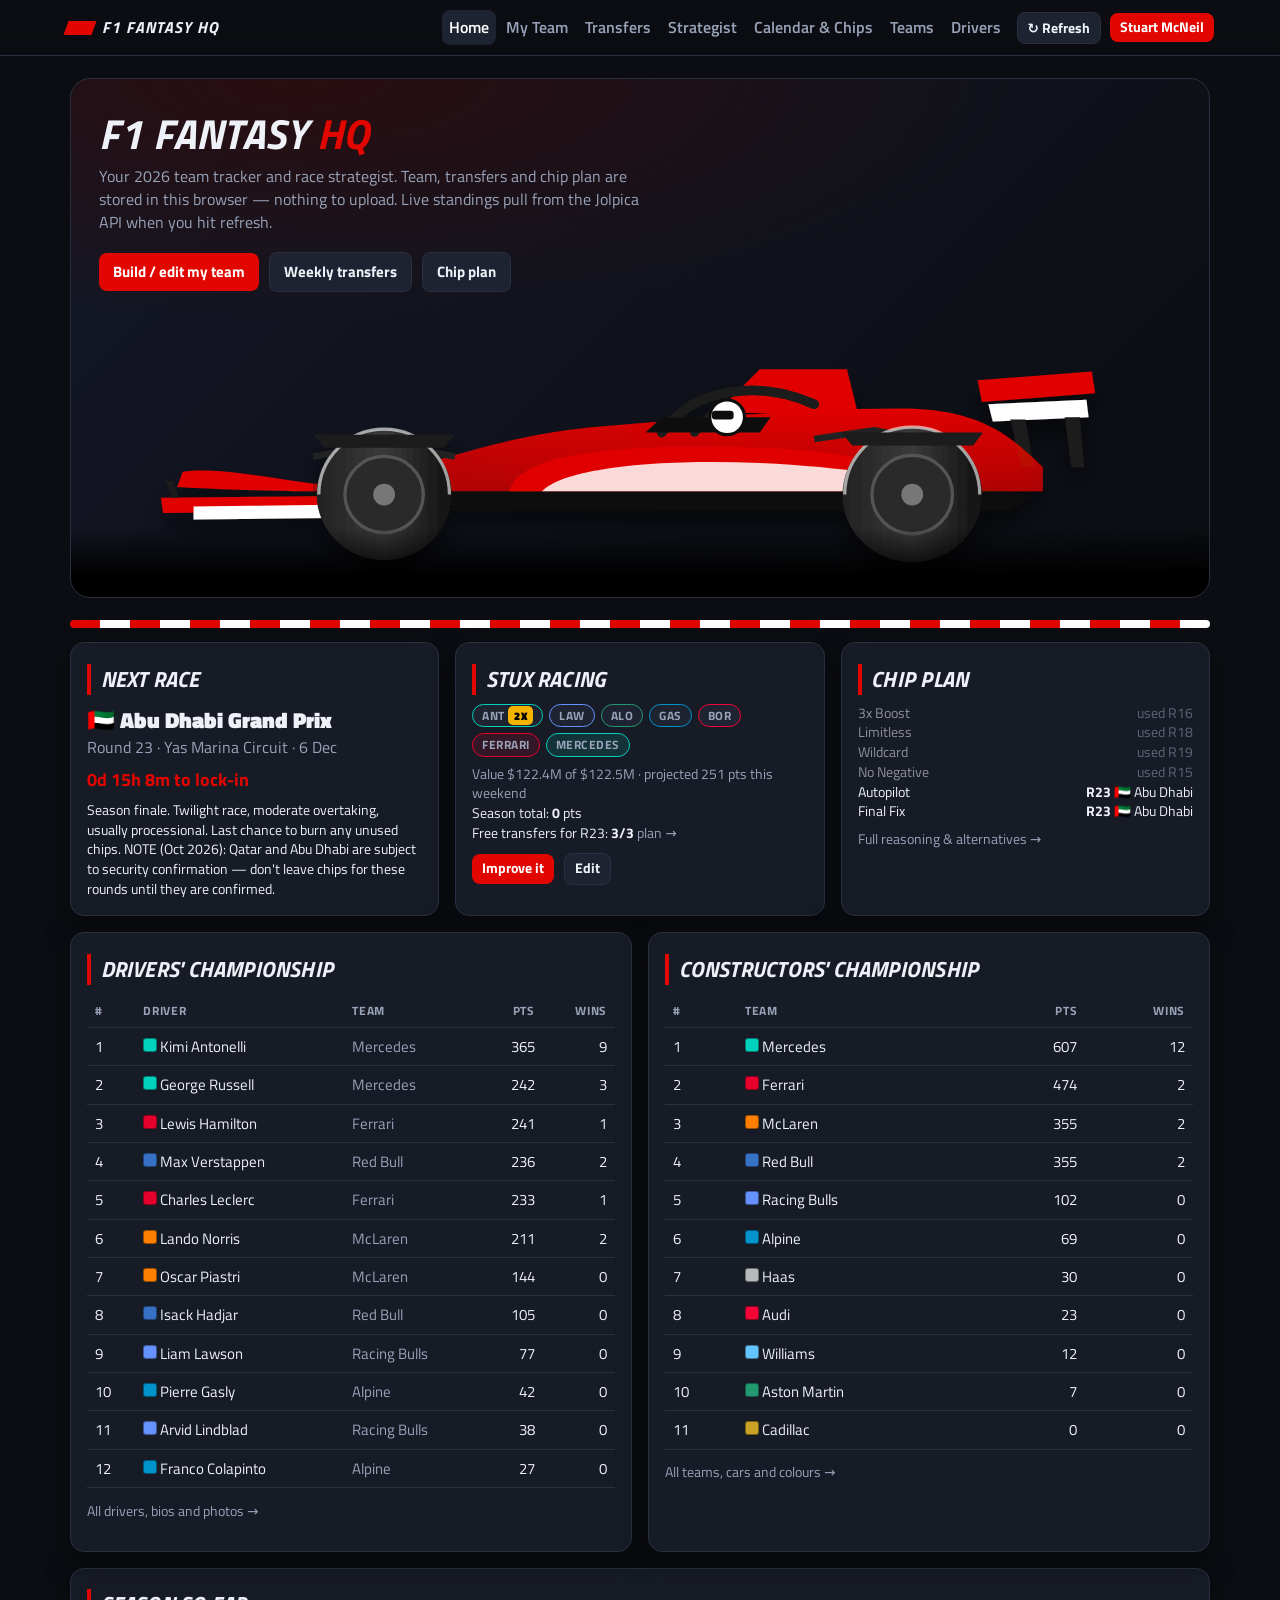
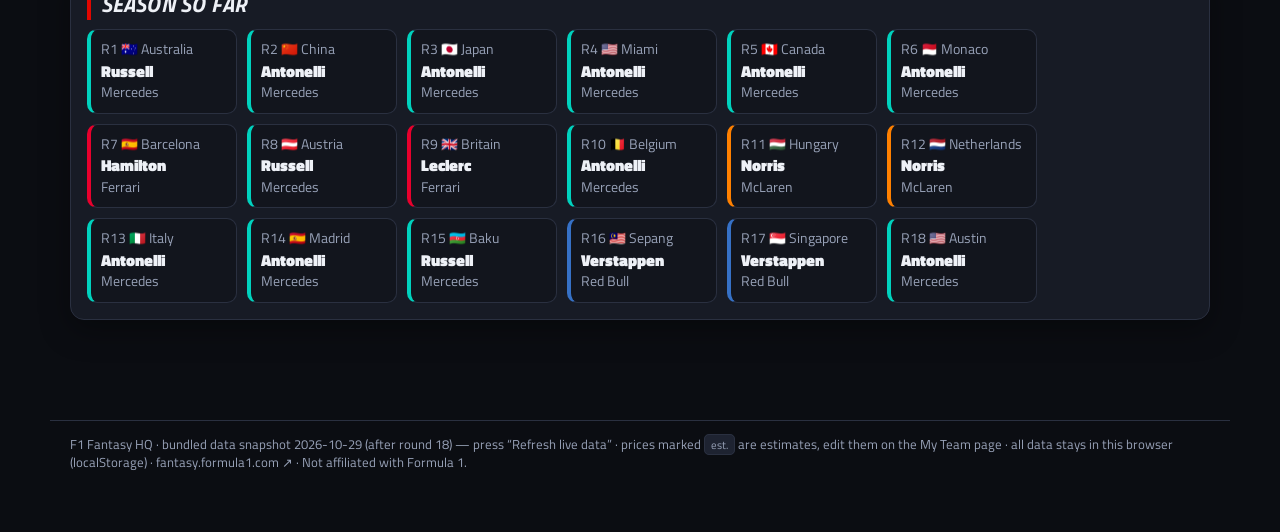
<file: index.html>
<!DOCTYPE html>
<html lang="en">
<head>
<meta charset="utf-8">
<meta name="viewport" content="width=device-width,initial-scale=1">
<title>F1 Fantasy HQ</title>
<link rel="preconnect" href="https://fonts.googleapis.com">
<link href="https://fonts.googleapis.com/css2?family=Titillium+Web:ital,wght@0,400;0,600;0,700;1,700;1,900&display=swap" rel="stylesheet">
<link rel="stylesheet" href="css/style.css">
<link rel="icon" href="data:image/svg+xml,<svg xmlns='http://www.w3.org/2000/svg' viewBox='0 0 100 100'><rect width='100' height='100' rx='18' fill='%23e10600'/><text x='50' y='68' font-size='52' text-anchor='middle' font-family='Arial' font-weight='900' fill='white'>F1</text></svg>">
</head>
<body>
<div class="wrap">
  <section class="hero">
    <h1>F1 Fantasy <span style="color:var(--red)">HQ</span></h1>
    <p class="sub">Your 2026 team tracker and race strategist. Team, transfers and chip plan are stored in this browser — nothing to upload. Live standings pull from the Jolpica API when you hit refresh.</p>
    <div class="row" style="margin-bottom:12px">
      <a class="btn" href="team.html">Build / edit my team</a>
      <a class="btn ghost" href="transfers.html">Weekly transfers</a>
      <a class="btn ghost" href="calendar.html">Chip plan</a>
    </div>
    <div id="heroCar"></div>
    <div class="tarmac"></div>
  </section>
  <div class="kerb"></div>

  <div class="grid c3">
    <div class="card" id="nextRace"></div>
    <div class="card" id="myTeam"></div>
    <div class="card" id="chipSummary"></div>
  </div>

  <div class="grid c2" style="margin-top:16px">
    <div class="card">
      <h2>Drivers' championship</h2>
      <div class="tablewrap"><table id="dTable"></table></div>
      <p class="small muted"><a href="drivers.html">All drivers, bios and photos →</a></p>
    </div>
    <div class="card">
      <h2>Constructors' championship</h2>
      <div class="tablewrap"><table id="cTable"></table></div>
      <p class="small muted"><a href="teams.html">All teams, cars and colours →</a></p>
    </div>
  </div>

  <div class="card" style="margin-top:16px">
    <h2>Season so far</h2>
    <div class="row" id="winners"></div>
  </div>
</div>

<script src="data/data.js"></script>
<script src="data/team.js"></script>
<script src="js/app.js"></script>
<script>
(function(){
  const F = window.F1, S = F.S, D = F.D;
  F.nav("index.html");
  document.getElementById("heroCar").innerHTML = F.carSVG("#e10600", "#ffffff", {num:""});

  // next race
  const nr = F.nextRace();
  const dl = nr.deadline ? new Date(nr.deadline) : new Date(nr.date + "T12:00:00Z");
  function cd(){
    const ms = dl - new Date(); if (ms < 0) return "Deadline passed";
    const d = Math.floor(ms/864e5), h = Math.floor(ms%864e5/36e5), m = Math.floor(ms%36e5/6e4);
    return `${d}d ${h}h ${m}m to lock-in`;
  }
  const nrEl = document.getElementById("nextRace");
  function renderNext(){
    nrEl.innerHTML = `<h2>Next race</h2>
      <div style="font-size:1.4rem;font-weight:800">${nr.flag} ${F.esc(nr.name)}</div>
      <div class="muted">Round ${nr.round} · ${F.esc(nr.circuit)} · ${F.fmtDate(nr.date)} ${nr.sprint?'<span class="pill amber">Sprint</span>':''} ${nr.newCircuit?'<span class="pill blue">New circuit</span>':''}</div>
      <div style="font-size:1.1rem;margin:8px 0;color:var(--red);font-weight:700">${cd()}</div>
      <div class="small">${F.esc(nr.profile||"")}</div>`;
  }
  renderNext(); setInterval(renderNext, 30000);

  // my team summary
  const t = S.team, el = document.getElementById("myTeam");
  if (!t.drivers.length) {
    el.innerHTML = `<h2>My team</h2><p class="muted">No team saved yet.</p><a class="btn" href="team.html">Enter your team</a>`;
  } else {
    const proj = F.teamProjection(Object.assign({},t,{boost:t.boost||F.bestBoost(t,nr)}), nr);
    el.innerHTML = `<h2>${F.esc(t.name||"My team")}</h2>
      <div class="row" style="gap:6px">${t.drivers.map(id=>{const d=F.driverById(id); if(!d) return ""; const tm=F.teamById(d.team); return `<span class="pill" style="border-color:${tm.color}">${d.code}${t.boost===id?' <span class="boost">2x</span>':''}</span>`;}).join("")}
      ${t.constructors.map(id=>{const c=F.teamById(id); return c?`<span class="pill" style="background:${c.color}22;border-color:${c.color}">${F.esc(c.name)}</span>`:"";}).join("")}</div>
      <div class="small muted" style="margin-top:8px">Value ${F.money(F.teamCost(t))} of ${F.money(S.budget)} · projected ${Math.round(proj)} pts this weekend</div>
      ${(S.baseline||S.history.length)?`<div class="small">Season total: <b>${F.totalPoints()}</b> pts${S.baseline&&S.baseline.rank?` · rank ${S.baseline.rank.toLocaleString()} at R${S.baseline.round}`:""}</div>`:""}
      <div class="small">Free transfers for R${nr.round}: <b>${(()=>{const s=F.transferStatus(nr.round);return s.unlimited?"∞":s.remaining+"/"+s.avail;})()}</b> <a class="muted" href="transfers.html">plan →</a></div>
      <div class="row" style="margin-top:10px"><a class="btn small" href="strategist.html">Improve it</a><a class="btn ghost small" href="team.html">Edit</a></div>`;
  }

  // chips
  const cp = F.chipPlan();
  const cal = F.calendar();
  document.getElementById("chipSummary").innerHTML = `<h2>Chip plan</h2>` +
    D.chips.map(c => {
      const used = S.chipsUsed[c.id];
      if (used) return `<div class="row spread small" style="opacity:.55"><span>${c.name}</span><span class="muted">used R${used}</span></div>`;
      const p = cp.plan[c.id]; const r = cal.find(x=>x.round===p.round);
      return `<div class="row spread small"><span>${c.name}</span><span><b>R${p.round}</b> ${r.flag} ${F.esc(r.short)}${p.manual?' <span class="tag">you</span>':''}</span></div>`;
    }).join("") + `<p class="small muted" style="margin-top:8px"><a href="calendar.html">Full reasoning & alternatives →</a></p>`;

  // standings
  const ds = F.drivers();
  document.getElementById("dTable").innerHTML = `<tr><th>#</th><th>Driver</th><th>Team</th><th class="num">Pts</th><th class="num">Wins</th></tr>` +
    ds.slice(0,12).map(d=>{const tm=F.teamById(d.team); return `<tr><td>${d.pos}</td><td><span class="swatch" style="--tc:${tm.color}"></span> ${F.esc(d.first+" "+d.last)}</td><td class="muted">${F.esc(tm.name)}</td><td class="num">${d.points}</td><td class="num">${d.wins}</td></tr>`;}).join("");
  document.getElementById("cTable").innerHTML = `<tr><th>#</th><th>Team</th><th class="num">Pts</th><th class="num">Wins</th></tr>` +
    F.teams().map(c=>`<tr><td>${c.pos}</td><td><span class="swatch" style="--tc:${c.color}"></span> ${F.esc(c.name)}</td><td class="num">${c.points}</td><td class="num">${c.wins}</td></tr>`).join("");

  document.getElementById("winners").innerHTML = cal.filter(r=>r.winner).map(r=>{const d=F.driverById(r.winner); const tm=F.teamById(r.winTeam)||{}; return `<div class="chip" style="min-width:150px;border-left:4px solid ${tm.color}"><div class="small muted">R${r.round} ${r.flag} ${F.esc(r.short)}</div><div class="n">${d?F.esc(d.last):F.esc(r.winner)}</div><div class="small muted">${F.esc(tm.name||"")}</div></div>`;}).join("");
  F.footer();
})();
</script>
</body>
</html>
</file>
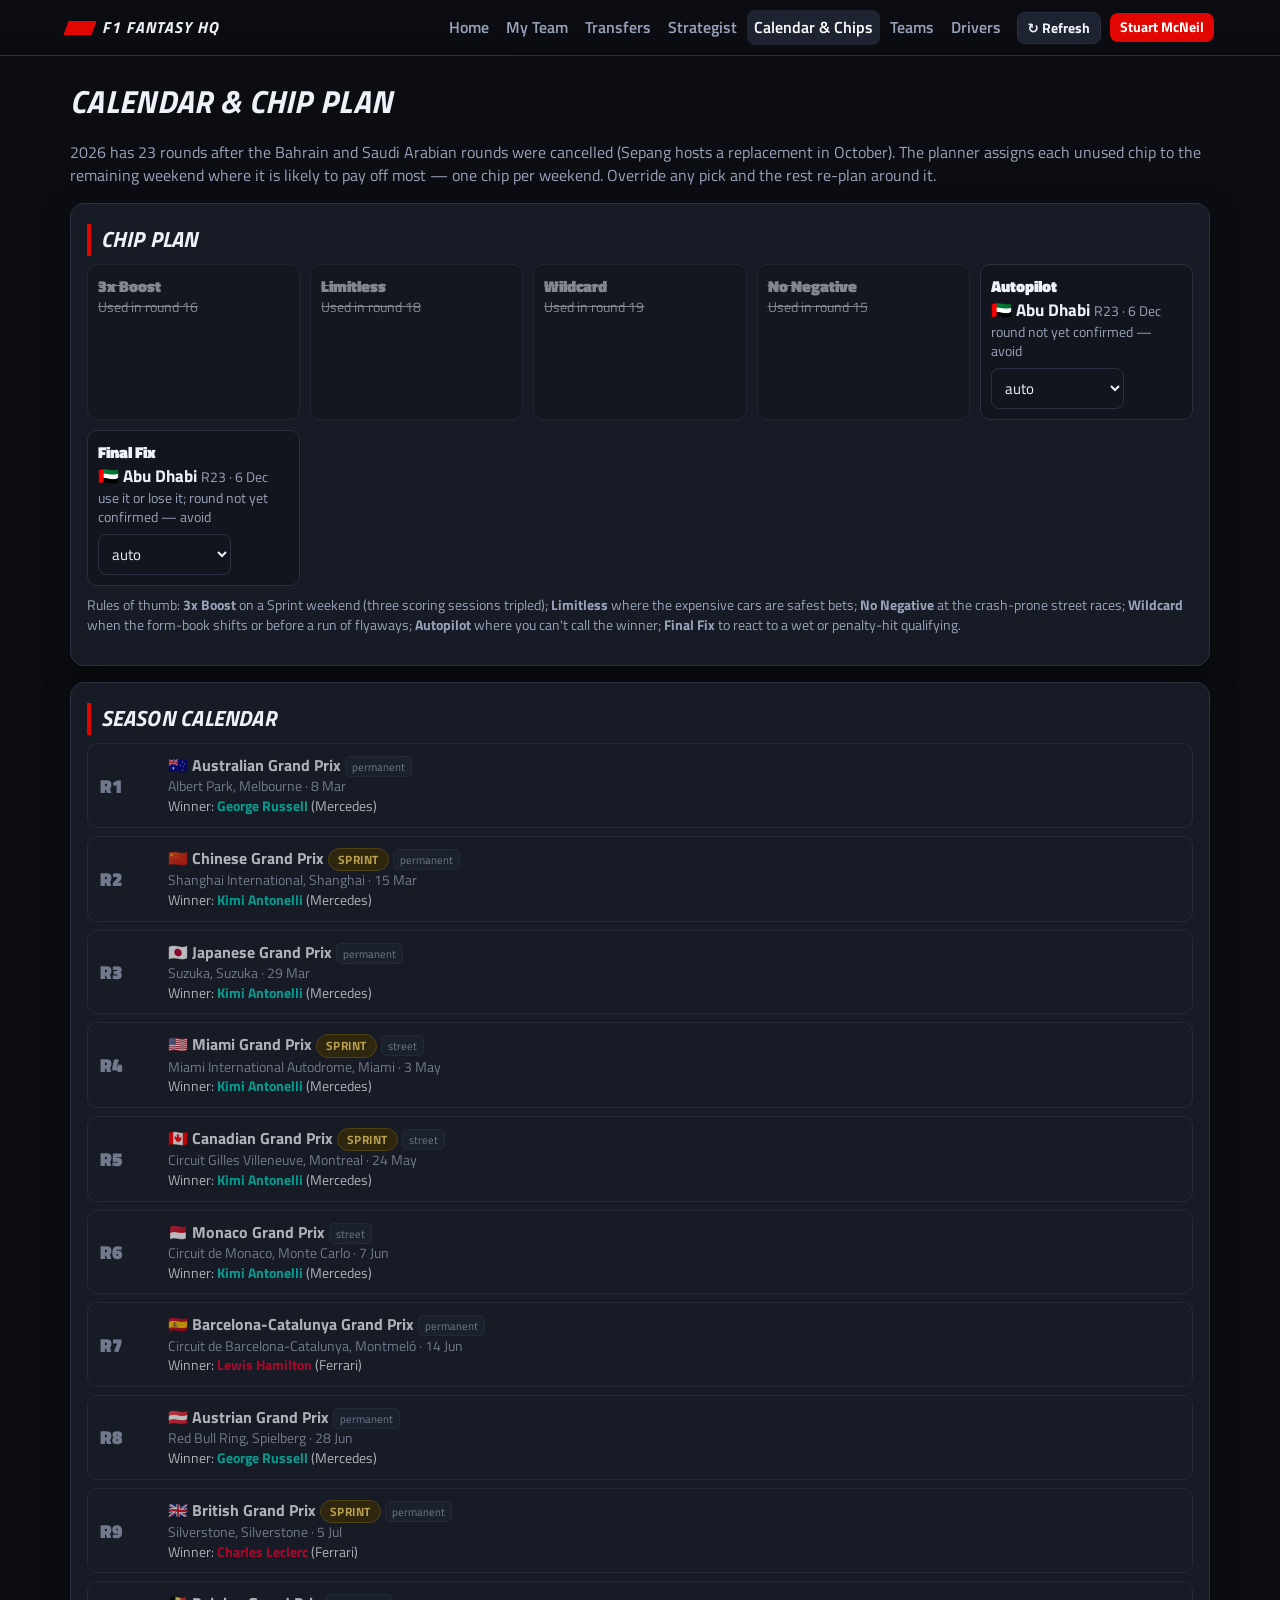
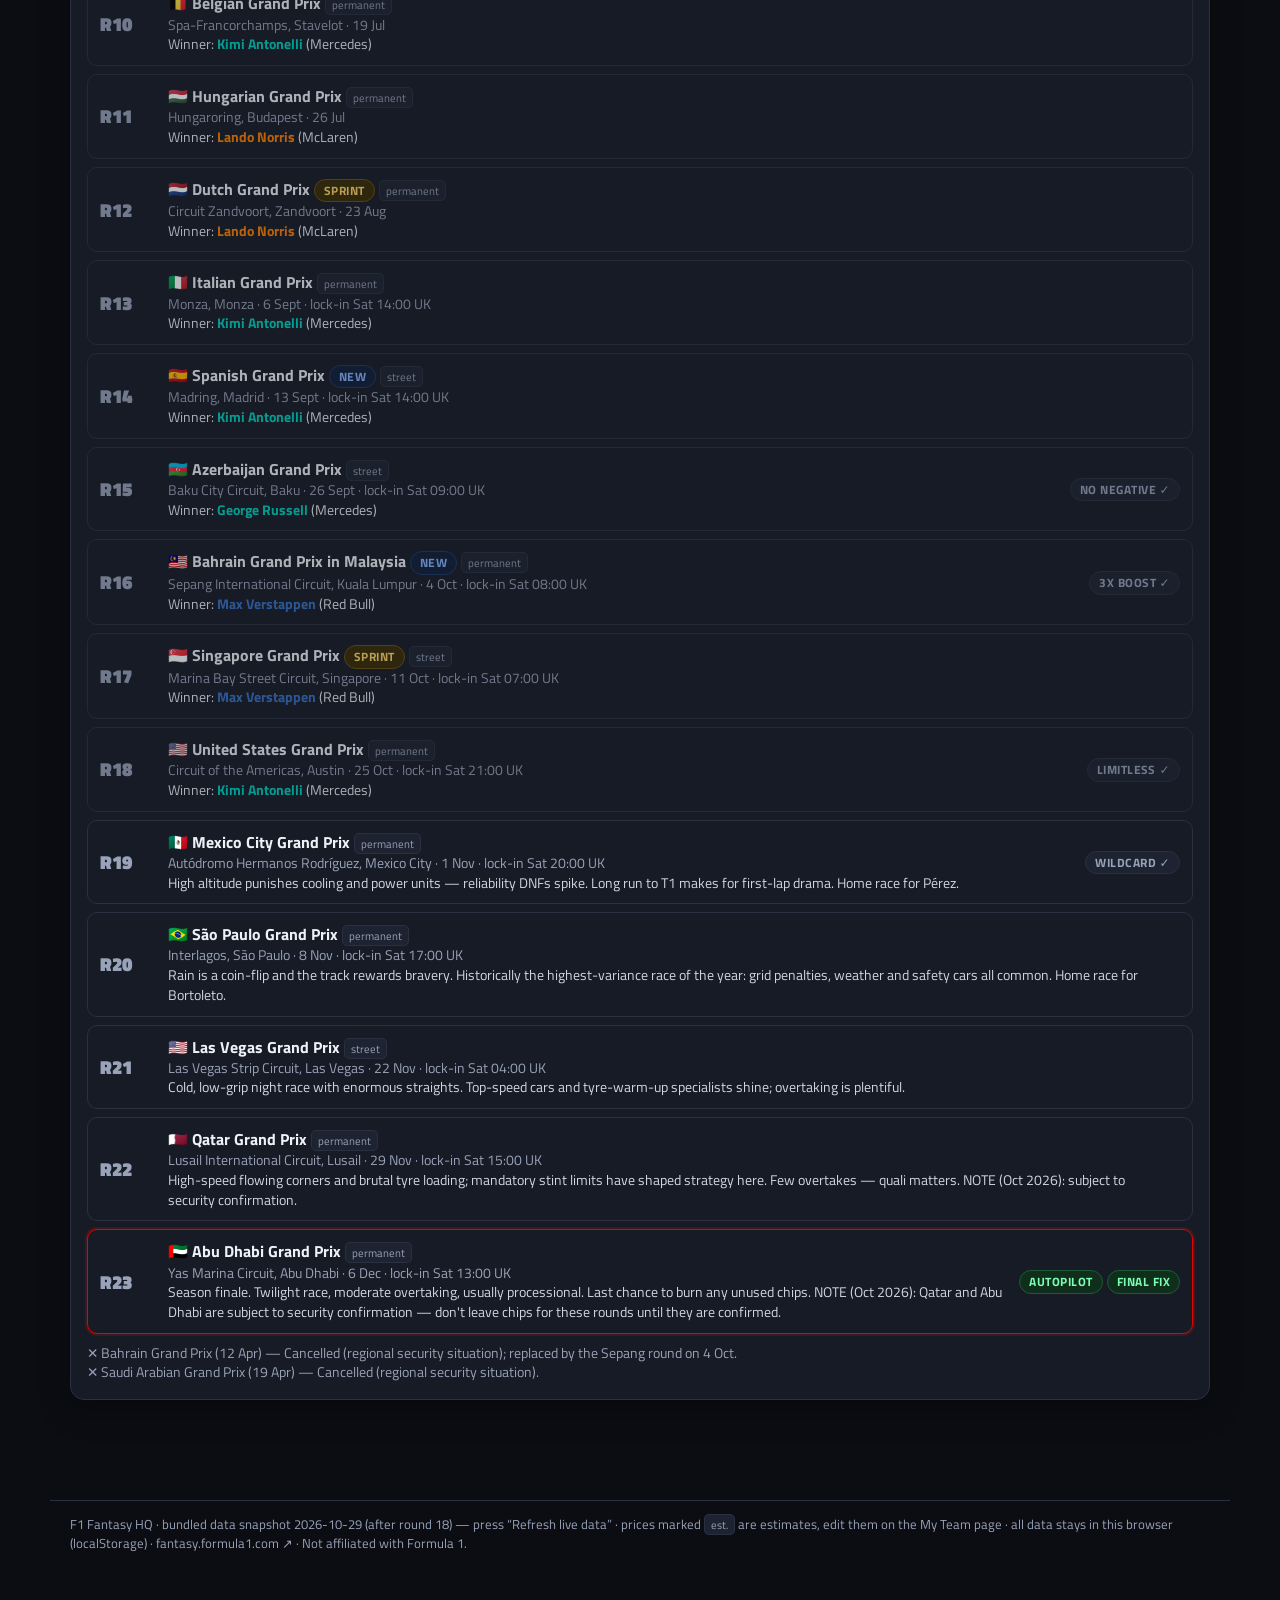
<file: calendar.html>
<!DOCTYPE html>
<html lang="en">
<head>
<meta charset="utf-8">
<meta name="viewport" content="width=device-width,initial-scale=1">
<title>Calendar & Chips — F1 Fantasy HQ</title>
<link href="https://fonts.googleapis.com/css2?family=Titillium+Web:ital,wght@0,400;0,600;0,700;1,700;1,900&display=swap" rel="stylesheet">
<link rel="stylesheet" href="css/style.css">
</head>
<body>
<div class="wrap">
  <h1 style="margin-top:22px">Calendar & chip plan</h1>
  <p class="muted">2026 has 23 rounds after the Bahrain and Saudi Arabian rounds were cancelled (Sepang hosts a replacement in October). The planner assigns each unused chip to the remaining weekend where it is likely to pay off most — one chip per weekend. Override any pick and the rest re-plan around it.</p>

  <div class="card">
    <h2>Chip plan</h2>
    <div class="chipgrid" id="plan"></div>
    <div id="rebuild"></div>
    <p class="small muted" style="margin-top:10px">Rules of thumb: <b>3x Boost</b> on a Sprint weekend (three scoring sessions tripled); <b>Limitless</b> where the expensive cars are safest bets; <b>No Negative</b> at the crash-prone street races; <b>Wildcard</b> when the form-book shifts or before a run of flyaways; <b>Autopilot</b> where you can't call the winner; <b>Final Fix</b> to react to a wet or penalty-hit qualifying.</p>
  </div>

  <div class="card" style="margin-top:16px">
    <h2>Season calendar</h2>
    <div class="timeline" id="tl"></div>
    <div id="cancelled" class="small muted" style="margin-top:10px"></div>
  </div>
</div>

<script src="data/data.js"></script>
<script src="data/team.js"></script>
<script src="js/app.js"></script>
<script>
(function(){
  const F = window.F1, S = F.S, D = F.D;
  F.nav("calendar.html");

  // Wildcard / Limitless detail for the next race, if planned there
  function renderRebuild(el){
    const nr = F.nextRace(); const cp = F.chipPlan();
    const chip = ["wildcard","limitless"].find(id => !S.chipsUsed[id] && cp.plan[id] && cp.plan[id].round === nr.round);
    if (!chip) { el.innerHTML = ""; return; }
    const plan = F.rebuildPlan(nr, chip === "limitless");
    if (!plan) { el.innerHTML = `<div class="reco warn small">${F.chipName(chip)} is pencilled in for ${nr.flag} ${F.esc(nr.short)} — save a team to see the suggested rebuild.</div>`; return; }
    const dn = id => { const d=F.driverById(id); return d ? d.first+" "+d.last : id; }, cn = id => { const c=F.teamById(id); return c ? c.name : id; };
    const nm = m => m.type==="driver" ? `${dn(m.out)} → <b>${dn(m.in)}</b>` : `${cn(m.out)} → <b>${cn(m.in)}</b>`;
    el.innerHTML = `<div class="card flat" style="margin-top:12px;border-color:var(--amber)">
      <h3 style="margin:0 0 6px">If you play ${F.chipName(chip)} at ${nr.flag} ${F.esc(nr.name)}</h3>
      <div class="small muted">${chip==="limitless"?"No cost cap for one weekend; team reverts afterwards.":"Unlimited transfers, cap still applies, changes are permanent."} Best projected line-up under ${chip==="limitless"?"no cap":F.money(plan.cap)}:</div>
      <div class="row" style="gap:6px;margin:8px 0">${plan.best.drivers.map(id=>{const d=F.driverById(id),t=F.teamById(d.team);return `<span class="pill" style="border-color:${t.color}">${d.code}${plan.boost&&plan.boost.id===id?' <span class="boost">2x</span>':''}</span>`;}).join("")}${plan.best.constructors.map(id=>{const c=F.teamById(id);return `<span class="pill" style="background:${c.color}22;border-color:${c.color}">${F.esc(c.name)}</span>`;}).join("")}</div>
      ${plan.moves.length ? `<div class="small"><b>${plan.moves.length} change${plan.moves.length>1?"s":""} from your current team:</b></div><ul class="small" style="margin:4px 0 8px 18px;padding:0">${plan.moves.map(m=>`<li>${nm(m)}</li>`).join("")}</ul>` : `<div class="small">Your current team is already the model's best — no reason to burn the chip here.</div>`}
      <div class="small muted">Cost ${F.money(plan.cost)} · projected ${Math.round(plan.best.proj)} pts vs ${Math.round(plan.best.proj-plan.gain)} for the current team (<span class="${plan.gain>0?'pos':'neg'}">${plan.gain>=0?"+":""}${plan.gain.toFixed(0)}</span>) · boost ${plan.boost?F.esc(plan.boost.first+" "+plan.boost.last):"—"}.
      ${plan.gain < 10 ? " The gain is small — a Wildcard is worth more on a weekend when your team genuinely needs rebuilding." : ""}</div>
    </div>`;
  }
  const cal = F.calendar(), nr = F.nextRace();
  function render(){
    renderRebuild(document.getElementById("rebuild"));
    const cp = F.chipPlan();
    const byRound = {};
    document.getElementById("plan").innerHTML = D.chips.map(c=>{
      if (S.chipsUsed[c.id]) return `<div class="chip used"><div class="n">${c.name}</div><div class="small">Used in round ${S.chipsUsed[c.id]}</div></div>`;
      const p = cp.plan[c.id]; const r = cal.find(x=>x.round===p.round); (byRound[p.round]=byRound[p.round]||[]).push(c.name);
      const opts = F.remainingRaces().map(x=>`<option value="${x.round}" ${x.round===p.round?'selected':''}>R${x.round} ${x.short}</option>`).join("");
      return `<div class="chip" style="border-color:${p.manual?'var(--amber)':'var(--line)'}"><div class="n">${c.name}</div>
        <div style="font-size:1.05rem">${r.flag} <b>${F.esc(r.short)}</b> <span class="muted small">R${r.round} · ${F.fmtDate(r.date)}</span></div>
        <div class="small muted">${p.why.map(F.esc).join("; ")}</div>
        ${p.alternatives&&p.alternatives.length?`<div class="small muted">Alternatives: ${p.alternatives.map(a=>{const ar=cal.find(x=>x.round===a.round);return ar?ar.short:"";}).filter(Boolean).join(", ")}</div>`:""}
        <div class="row" style="margin-top:6px"><select data-plan="${c.id}"><option value="">auto</option>${opts}</select>${p.manual?'<span class="tag">manual</span>':''}</div></div>`;
    }).join("");
    document.querySelectorAll("[data-plan]").forEach(s=>{ s.onchange=()=>{ if(s.value) S.chipPlan[s.dataset.plan]=+s.value; else delete S.chipPlan[s.dataset.plan]; F.save(); render(); }; if(!S.chipPlan[s.dataset.plan]) s.value=""; });

    document.getElementById("tl").innerHTML = cal.map(r=>{
      const done = !!r.winner, w = done && F.driverById(r.winner), wt = done && F.teamById(r.winTeam);
      const chips = (byRound[r.round]||[]).map(n=>`<span class="pill green">${n}</span>`).join("") + Object.entries(S.chipsUsed).filter(([id,rd])=>rd===r.round).map(([id])=>`<span class="pill">${F.chipName(id)} ✓</span>`).join("");
      return `<div class="race ${done?'done':''} ${r.round===nr.round?'next':''}">
        <div class="rn">R${r.round}</div>
        <div><b>${r.flag} ${F.esc(r.name)}</b> ${r.sprint?'<span class="pill amber">Sprint</span>':''} ${r.newCircuit?'<span class="pill blue">New</span>':''} <span class="tag">${r.type}</span>
          <div class="small muted">${F.esc(r.circuit)}, ${F.esc(r.city)} · ${F.fmtDate(r.date)}${r.deadline?` · lock-in ${new Date(r.deadline).toLocaleString("en-GB",{weekday:"short",hour:"2-digit",minute:"2-digit"})} UK`:""}</div>
          ${done?`<div class="small">Winner: <b style="color:${wt?wt.color:'#fff'}">${w?F.esc(w.first+" "+w.last):F.esc(r.winner)}</b> (${wt?F.esc(wt.name):""})</div>`:(r.profile?`<div class="small" style="color:#cfd6e4">${F.esc(r.profile)}</div>`:"")}
        </div>
        <div class="chips">${chips}</div></div>`;
    }).join("");
    document.getElementById("cancelled").innerHTML = D.cancelled.map(c=>`✕ ${F.esc(c.name)} (${F.fmtDate(c.origDate)}) — ${F.esc(c.note)}`).join("<br>");
  }
  render();
  F.footer();
})();
</script>
</body>
</html>
</file>
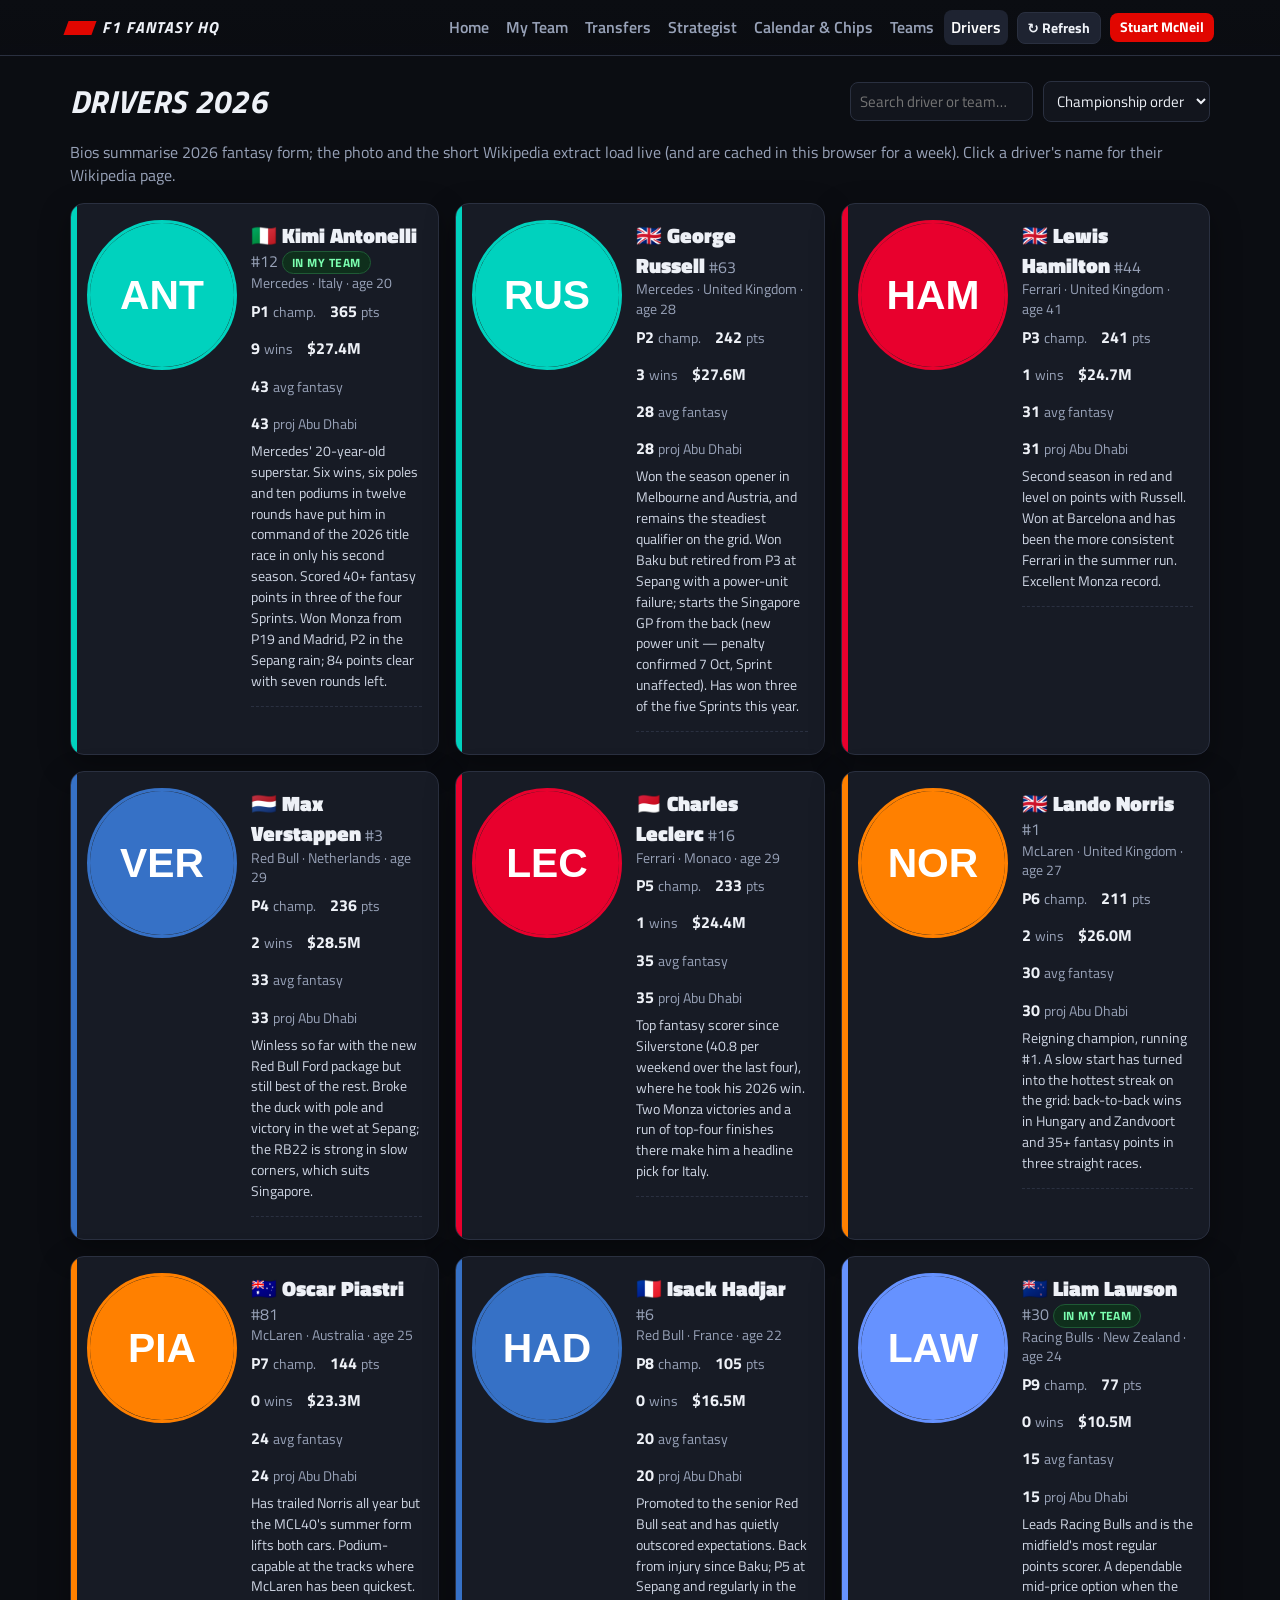
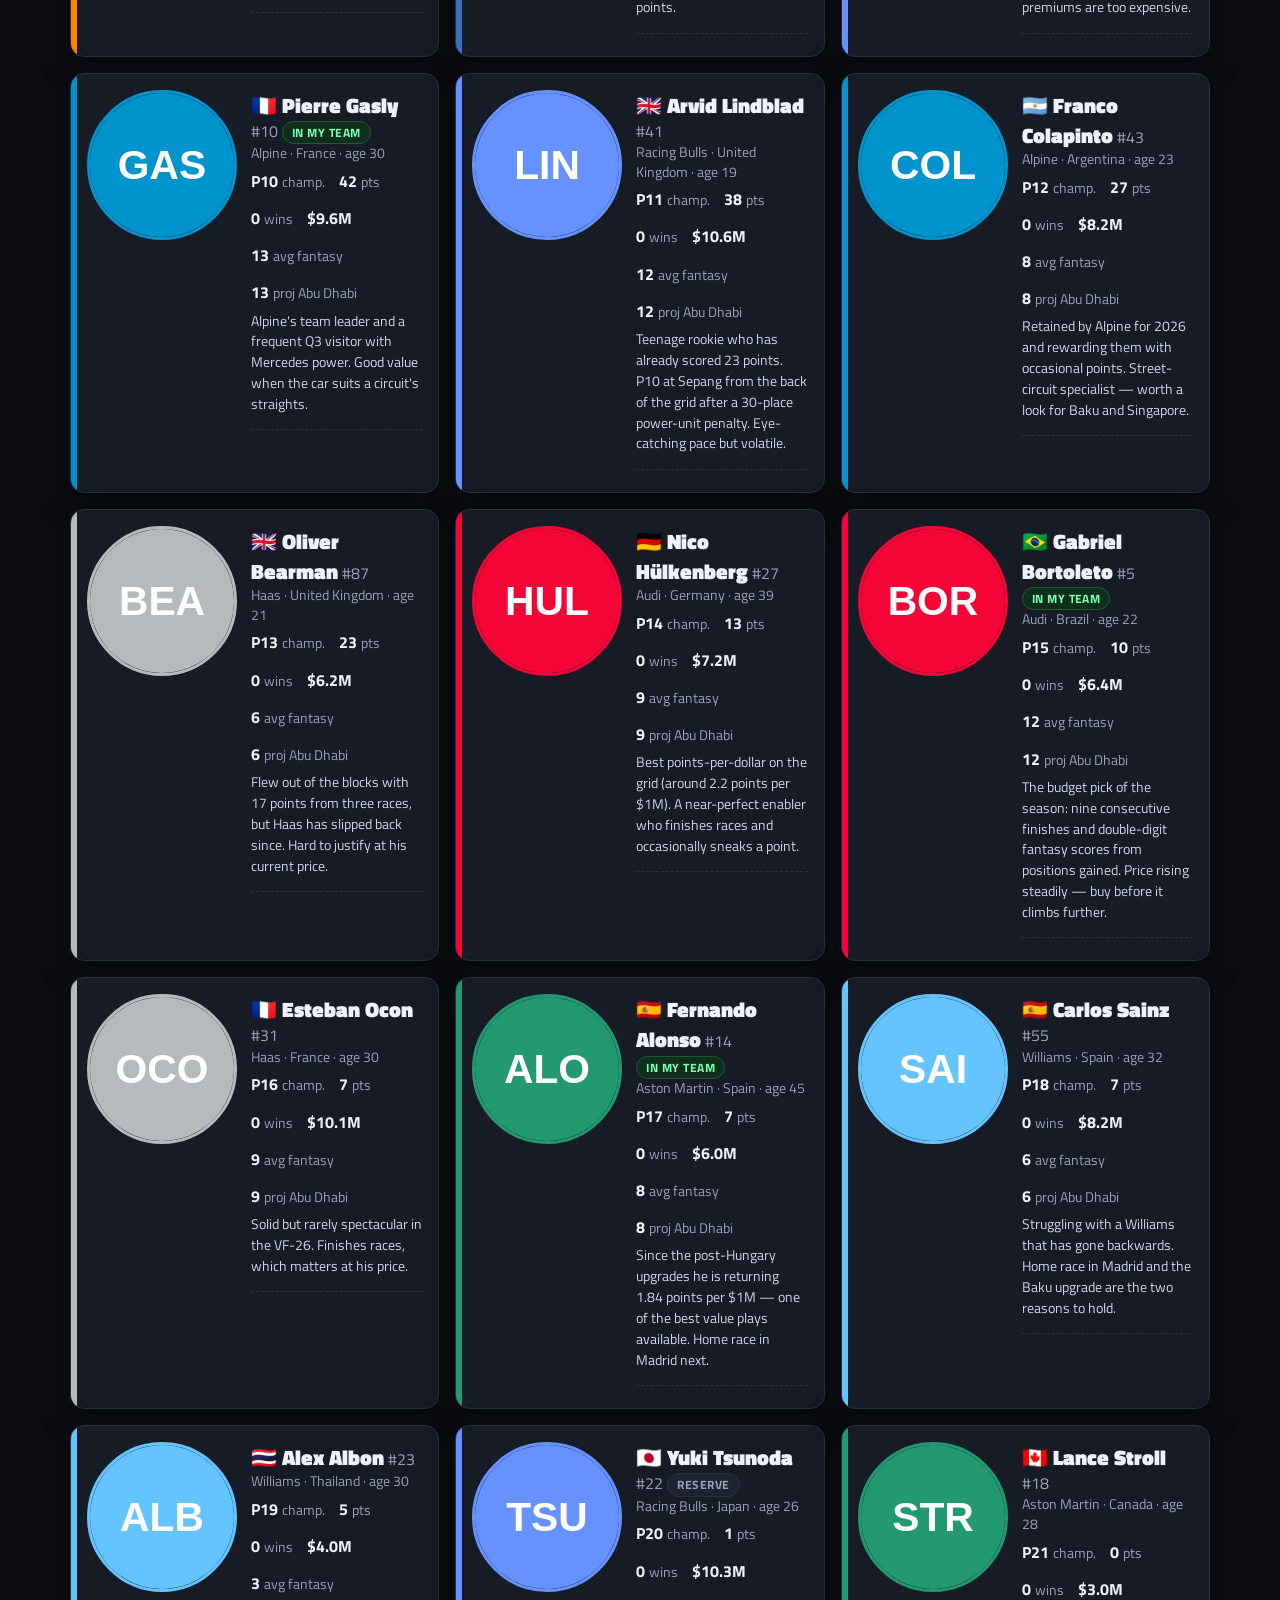
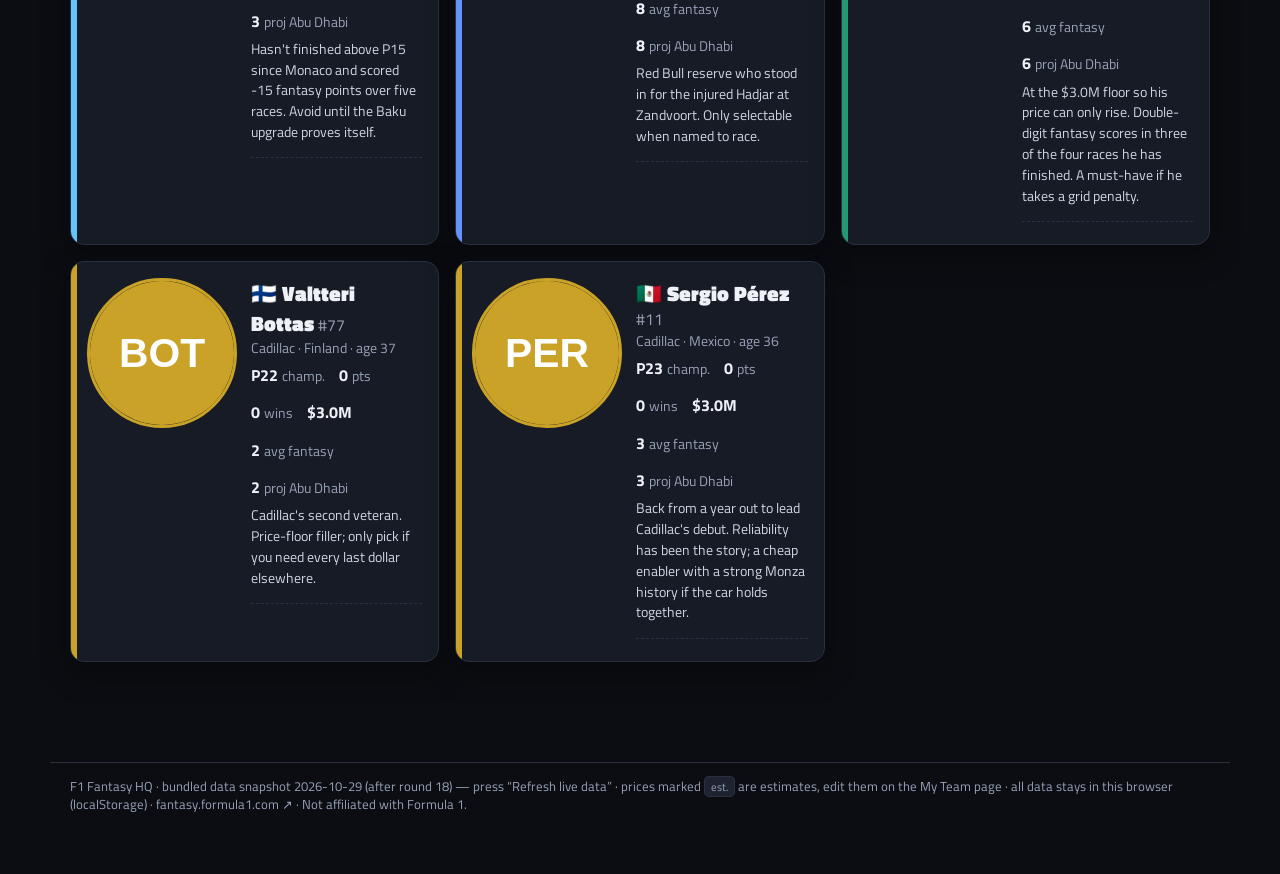
<file: drivers.html>
<!DOCTYPE html>
<html lang="en">
<head>
<meta charset="utf-8">
<meta name="viewport" content="width=device-width,initial-scale=1">
<title>Drivers — F1 Fantasy HQ</title>
<link href="https://fonts.googleapis.com/css2?family=Titillium+Web:ital,wght@0,400;0,600;0,700;1,700;1,900&display=swap" rel="stylesheet">
<link rel="stylesheet" href="css/style.css">
</head>
<body>
<div class="wrap">
  <div class="row spread" style="margin-top:22px"><h1 style="margin:0">Drivers 2026</h1>
    <div class="row"><input id="q" placeholder="Search driver or team…"><select id="sort"><option value="pos">Championship order</option><option value="price">Price (high→low)</option><option value="value">Fantasy value</option><option value="avgFp">Avg fantasy pts</option><option value="team">By team</option></select></div></div>
  <p class="muted">Bios summarise 2026 fantasy form; the photo and the short Wikipedia extract load live (and are cached in this browser for a week). Click a driver's name for their Wikipedia page.</p>
  <div class="grid c2" id="list"></div>
</div>

<script src="data/data.js"></script>
<script src="data/team.js"></script>
<script src="js/app.js"></script>
<script>
(function(){
  const F = window.F1, S = F.S;
  F.nav("drivers.html");
  const nr = F.nextRace();
  const age = b => Math.floor((Date.now()-new Date(b))/31557600000);
  function render(){
    const q = document.getElementById("q").value.toLowerCase(), s = document.getElementById("sort").value;
    let ds = F.drivers().filter(d=>{const t=F.teamById(d.team); return !q || (d.first+" "+d.last+" "+t.name+" "+d.code).toLowerCase().includes(q);});
    if (s==="price") ds.sort((a,b)=>b.price-a.price); else if (s==="value") ds.sort((a,b)=>b.avgFp/b.price-a.avgFp/a.price); else if (s==="avgFp") ds.sort((a,b)=>b.avgFp-a.avgFp); else if (s==="team") ds.sort((a,b)=>(F.teamById(a.team).pos-F.teamById(b.team).pos)||a.pos-b.pos);
    document.getElementById("list").innerHTML = ds.map(d=>{
      const t = F.teamById(d.team); const mine = S.team.drivers.includes(d.id);
      return `<div class="card teamcard" id="${d.id}" style="--tc:${t.color}">
        <div class="drivercard">${F.driverImg(d,"big")}
          <div class="info">
            <div class="row spread"><div><a href="https://en.wikipedia.org/wiki/${encodeURIComponent(d.wiki)}" target="_blank" rel="noopener" style="font-size:1.3rem;font-weight:800">${d.nat} ${F.esc(d.first+" "+d.last)}</a> <span class="muted">#${d.num}</span> ${mine?'<span class="pill green">in my team</span>':''} ${d.reserve?'<span class="pill">reserve</span>':''}</div></div>
            <div class="small muted">${F.esc(t.name)} · ${F.esc(d.country)} · age ${age(d.born)}</div>
            <div class="row" style="gap:14px;margin-top:6px">
              <span><b>P${d.pos}</b> <span class="muted small">champ.</span></span><span><b>${d.points}</b> <span class="muted small">pts</span></span><span><b>${d.wins}</b> <span class="muted small">wins</span></span>
              <span><b>${F.money(d.price)}</b>${d.est?' <span class="tag">est.</span>':''}</span><span><b>${d.avgFp}</b> <span class="muted small">avg fantasy</span></span><span><b>${F.projDriver(d,nr).toFixed(0)}</b> <span class="muted small">proj ${F.esc(nr.short)}</span></span>
            </div>
            <p class="bio">${F.esc(d.bio)}</p>
            <div class="wikibio" data-wiki="${F.esc(d.wiki)}" data-wiki-text></div>
          </div></div></div>`;
    }).join("");
    F.hydrateWiki();
  }
  document.getElementById("q").oninput = render; document.getElementById("sort").onchange = render;
  render();
  if (location.hash) setTimeout(()=>{ const el=document.querySelector(location.hash); el && el.scrollIntoView({behavior:"smooth"}); }, 200);
  F.footer();
})();
</script>
</body>
</html>
</file>
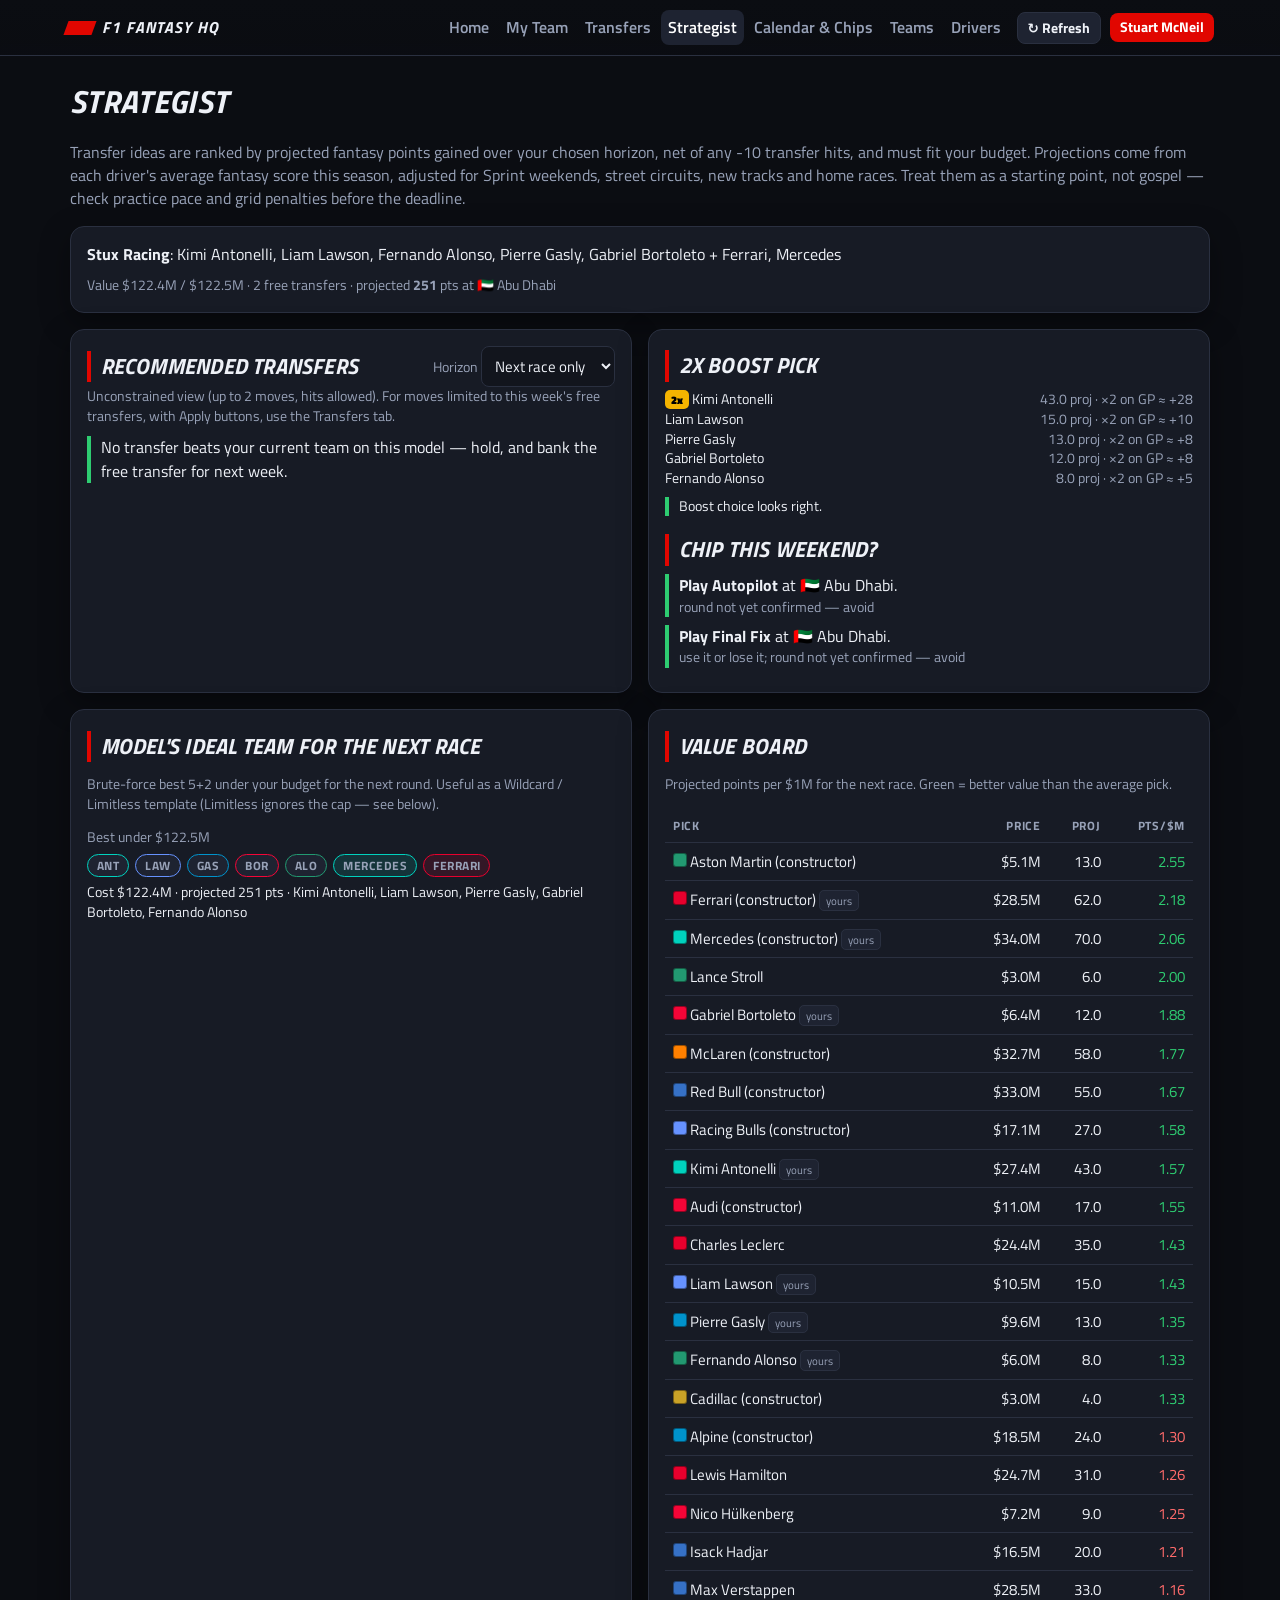
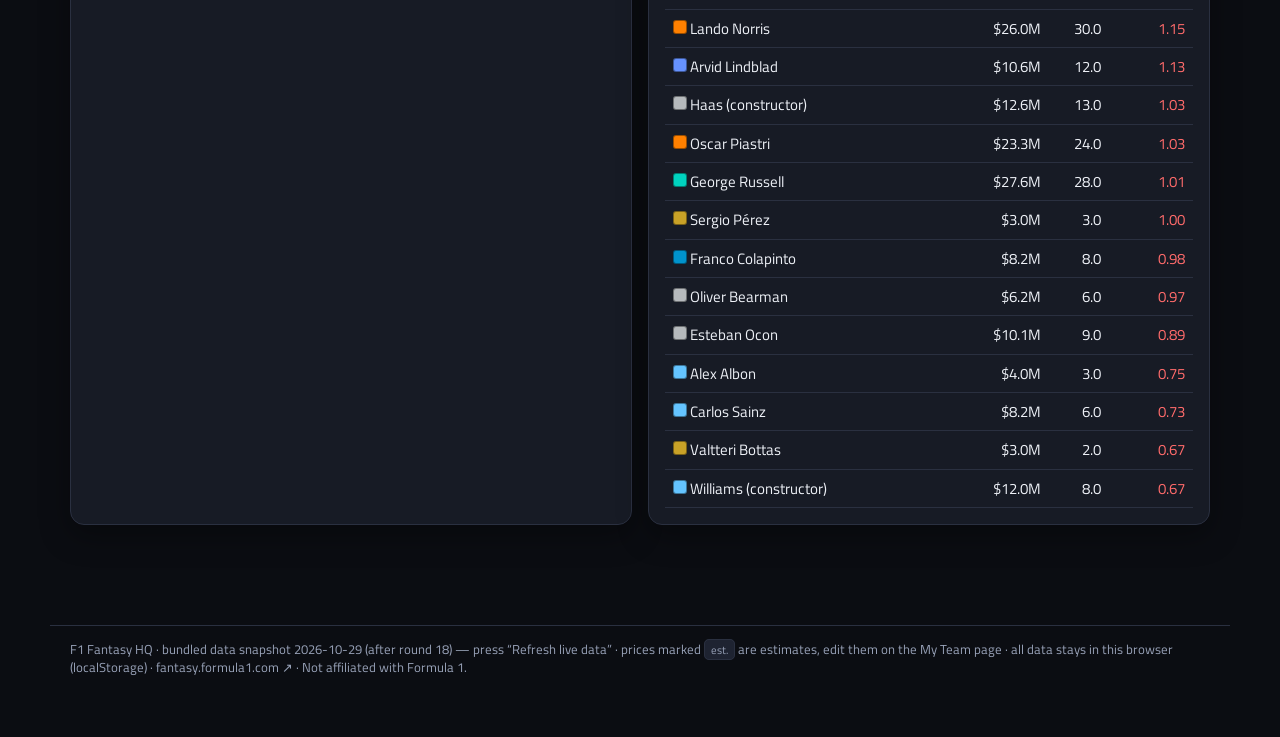
<file: strategist.html>
<!DOCTYPE html>
<html lang="en">
<head>
<meta charset="utf-8">
<meta name="viewport" content="width=device-width,initial-scale=1">
<title>Strategist — F1 Fantasy HQ</title>
<link href="https://fonts.googleapis.com/css2?family=Titillium+Web:ital,wght@0,400;0,600;0,700;1,700;1,900&display=swap" rel="stylesheet">
<link rel="stylesheet" href="css/style.css">
</head>
<body>
<div class="wrap">
  <h1 style="margin-top:22px">Strategist</h1>
  <p class="muted">Transfer ideas are ranked by projected fantasy points gained over your chosen horizon, net of any -10 transfer hits, and must fit your budget. Projections come from each driver's average fantasy score this season, adjusted for Sprint weekends, street circuits, new tracks and home races. Treat them as a starting point, not gospel — check practice pace and grid penalties before the deadline.</p>

  <div class="card" id="context"></div>

  <div class="grid c2" style="margin-top:16px">
    <div class="card">
      <div class="row spread"><h2 style="margin:0">Recommended transfers</h2>
        <label>Horizon <select id="horizon"><option value="1">Next race only</option><option value="3">Next 3 races</option><option value="6">Next 6 races</option><option value="99">Rest of season</option></select></label></div>
      <div class="small muted">Unconstrained view (up to 2 moves, hits allowed). For moves limited to this week's free transfers, with Apply buttons, use the <a href="transfers.html">Transfers</a> tab.</div><div id="transfers" style="margin-top:10px"></div>
    </div>
    <div class="card">
      <h2>2x Boost pick</h2>
      <div id="boost"></div>
      <h2 style="margin-top:18px">Chip this weekend?</h2>
      <div id="chipNow"></div><div id="rebuild"></div>
    </div>
  </div>

  <div class="grid c2" style="margin-top:16px">
    <div class="card">
      <h2>Model's ideal team for the next race</h2>
      <p class="small muted">Brute-force best 5+2 under your budget for the next round. Useful as a Wildcard / Limitless template (Limitless ignores the cap — see below).</p>
      <div id="ideal"></div>
      <div id="idealUnlimited" style="margin-top:12px"></div>
    </div>
    <div class="card">
      <h2>Value board</h2>
      <p class="small muted">Projected points per $1M for the next race. Green = better value than the average pick.</p>
      <div class="tablewrap"><table id="value"></table></div>
    </div>
  </div>
</div>

<script src="data/data.js"></script>
<script src="data/team.js"></script>
<script src="js/app.js"></script>
<script>
(function(){
  const F = window.F1, S = F.S, D = F.D;
  F.nav("strategist.html");
  const T = S.team, nr = F.nextRace();
  const $ = id => document.getElementById(id);
  const dn = id => { const d=F.driverById(id); return d ? d.first+" "+d.last : id; };
  const cn = id => { const c=F.teamById(id); return c ? c.name : id; };
  const nm = m => m.type==="driver" ? dn(m.out)+" → "+dn(m.in) : cn(m.out)+" → "+cn(m.in);

  if (!T.drivers.length) {
    $("context").innerHTML = `<b>No team saved.</b> <a href="team.html">Enter your team first</a> — the strategist compares transfers against what you currently hold.`;
  } else {
    const cost = F.teamCost(T), proj = F.teamProjection(Object.assign({},T,{boost:T.boost||F.bestBoost(T,nr)}), nr);
    $("context").innerHTML = `<div class="row spread"><div><b>${F.esc(T.name||"My team")}</b>: ${T.drivers.map(dn).join(", ")} + ${T.constructors.map(cn).join(", ")}</div>
      <div class="muted small">Value ${F.money(cost)} / ${F.money(S.budget)} · ${S.freeTransfers} free transfer${S.freeTransfers===1?"":"s"} · projected <b>${Math.round(proj)}</b> pts at ${nr.flag} ${F.esc(nr.short)}</div></div>`;
    if (T.drivers.length<5 || T.constructors.length<2) $("context").innerHTML += `<div class="reco warn">Your team is incomplete (${T.drivers.length}/5 drivers, ${T.constructors.length}/2 constructors) — fill it in on the My Team page for accurate advice.</div>`;
  }

  function renderTransfers(){
    if (!T.drivers.length) { $("transfers").innerHTML = `<p class="muted">Save a team first.</p>`; return; }
    const h = +$("horizon").value;
    const res = F.suggestTransfers(T, nr, { horizon: h, limit: 8, allowHits: true });
    if (!res.suggestions.length) { $("transfers").innerHTML = `<div class="reco">No transfer beats your current team on this model — hold, and bank the free transfer for next week.</div>`; return; }
    $("transfers").innerHTML = res.suggestions.map((s,i)=>`<div class="reco ${i===0?'':''}">
      <b>${s.moves.map(nm).join(" · ")}</b>
      <div class="small">+${s.gain.toFixed(1)} pts projected${s.penalty?` (after ${s.penalty} transfer penalty)`:""} · new value ${F.money(s.cost)} · ${S.budget-s.cost>=0?F.money(S.budget-s.cost)+" left":""}</div>
      <div class="small muted">${s.moves.map(m=>{ if(m.type!=="driver") return ""; const d=F.driverById(m.in); return d?`<em>${F.esc(d.last)}:</em> ${F.esc(d.bio.split(". ")[0])}.`:""; }).join(" ")}</div>
    </div>`).join("");
  }
  $("horizon").onchange = renderTransfers; renderTransfers();

  // boost
  if (T.drivers.length) {
    const ranked = T.drivers.map(F.driverById).filter(Boolean).map(d=>({d, p:F.projDriver(d,nr)})).sort((a,b)=>b.p-a.p);
    $("boost").innerHTML = ranked.map((r,i)=>`<div class="row spread small"><span>${i===0?'<span class="boost">2x</span> ':''}${F.esc(r.d.first+" "+r.d.last)}</span><span class="muted">${r.p.toFixed(1)} proj · ×2 on GP ≈ +${(r.p*0.65).toFixed(0)}</span></div>`).join("") +
      (T.boost && ranked[0].d.id!==T.boost ? `<div class="reco warn small">You currently boost ${dn(T.boost)}; the model prefers ${ranked[0].d.first} ${ranked[0].d.last} this weekend.</div>` : `<div class="reco small">Boost choice looks right.</div>`);
  } else $("boost").innerHTML = `<p class="muted">Save a team first.</p>`;


  // Wildcard / Limitless detail for the next race, if planned there
  function renderRebuild(el){
    const nr = F.nextRace(); const cp = F.chipPlan();
    const chip = ["wildcard","limitless"].find(id => !S.chipsUsed[id] && cp.plan[id] && cp.plan[id].round === nr.round);
    if (!chip) { el.innerHTML = ""; return; }
    const plan = F.rebuildPlan(nr, chip === "limitless");
    if (!plan) { el.innerHTML = `<div class="reco warn small">${F.chipName(chip)} is pencilled in for ${nr.flag} ${F.esc(nr.short)} — save a team to see the suggested rebuild.</div>`; return; }
    const dn = id => { const d=F.driverById(id); return d ? d.first+" "+d.last : id; }, cn = id => { const c=F.teamById(id); return c ? c.name : id; };
    const nm = m => m.type==="driver" ? `${dn(m.out)} → <b>${dn(m.in)}</b>` : `${cn(m.out)} → <b>${cn(m.in)}</b>`;
    el.innerHTML = `<div class="card flat" style="margin-top:12px;border-color:var(--amber)">
      <h3 style="margin:0 0 6px">If you play ${F.chipName(chip)} at ${nr.flag} ${F.esc(nr.name)}</h3>
      <div class="small muted">${chip==="limitless"?"No cost cap for one weekend; team reverts afterwards.":"Unlimited transfers, cap still applies, changes are permanent."} Best projected line-up under ${chip==="limitless"?"no cap":F.money(plan.cap)}:</div>
      <div class="row" style="gap:6px;margin:8px 0">${plan.best.drivers.map(id=>{const d=F.driverById(id),t=F.teamById(d.team);return `<span class="pill" style="border-color:${t.color}">${d.code}${plan.boost&&plan.boost.id===id?' <span class="boost">2x</span>':''}</span>`;}).join("")}${plan.best.constructors.map(id=>{const c=F.teamById(id);return `<span class="pill" style="background:${c.color}22;border-color:${c.color}">${F.esc(c.name)}</span>`;}).join("")}</div>
      ${plan.moves.length ? `<div class="small"><b>${plan.moves.length} change${plan.moves.length>1?"s":""} from your current team:</b></div><ul class="small" style="margin:4px 0 8px 18px;padding:0">${plan.moves.map(m=>`<li>${nm(m)}</li>`).join("")}</ul>` : `<div class="small">Your current team is already the model's best — no reason to burn the chip here.</div>`}
      <div class="small muted">Cost ${F.money(plan.cost)} · projected ${Math.round(plan.best.proj)} pts vs ${Math.round(plan.best.proj-plan.gain)} for the current team (<span class="${plan.gain>0?'pos':'neg'}">${plan.gain>=0?"+":""}${plan.gain.toFixed(0)}</span>) · boost ${plan.boost?F.esc(plan.boost.first+" "+plan.boost.last):"—"}.
      ${plan.gain < 10 ? " The gain is small — a Wildcard is worth more on a weekend when your team genuinely needs rebuilding." : ""}</div>
    </div>`;
  }
  renderRebuild($("rebuild"));
  // chip now
  const cp = F.chipPlan();
  const now = Object.entries(cp.plan).filter(([id,p])=>p.round===nr.round);
  $("chipNow").innerHTML = now.length ? now.map(([id,p])=>`<div class="reco"><b>Play ${F.chipName(id)}</b> at ${nr.flag} ${F.esc(nr.short)}.<div class="small muted">${p.why.map(F.esc).join("; ")}</div></div>`).join("")
    : `<div class="reco small">No chip recommended this weekend — save them. <a href="calendar.html">See the full plan →</a></div>`;

  // ideal team
  const best = F.bestTeam(Math.max(S.budget, T.drivers.length?F.teamCost(T):0), nr);
  const show = (b, label) => !b ? "" : `<div class="small muted">${label}</div><div class="row" style="gap:6px;margin:6px 0">${b.drivers.map(id=>{const d=F.driverById(id),t=F.teamById(d.team);return `<span class="pill" style="border-color:${t.color}">${d.code}</span>`;}).join("")}${b.constructors.map(id=>{const c=F.teamById(id);return `<span class="pill" style="background:${c.color}22;border-color:${c.color}">${F.esc(c.name)}</span>`;}).join("")}</div>
    <div class="small">Cost ${F.money(b.cost)} · projected ${Math.round(b.proj)} pts · ${b.drivers.map(dn).join(", ")}</div>`;
  $("ideal").innerHTML = show(best, `Best under ${F.money(S.budget)}`);
  if (!S.chipsUsed.limitless) $("idealUnlimited").innerHTML = show(F.bestTeam(999, nr), "Limitless line-up (no cap, one weekend only)");

  // value board
  const rows = F.drivers().filter(d=>!d.reserve).map(d=>({n:d.first+" "+d.last, team:F.teamById(d.team), price:d.price, p:F.projDriver(d,nr), est:d.est}))
    .concat(F.teams().map(c=>({n:c.name+" (constructor)", team:c, price:c.price, p:F.projTeam(c,nr), est:c.est})));
  const avg = rows.reduce((a,r)=>a+r.p/r.price,0)/rows.length;
  rows.sort((a,b)=>b.p/b.price - a.p/a.price);
  $("value").innerHTML = `<tr><th>Pick</th><th class="num">Price</th><th class="num">Proj</th><th class="num">Pts/$M</th></tr>` + rows.map(r=>`<tr><td><span class="swatch" style="--tc:${r.team.color}"></span> ${F.esc(r.n)}${T.drivers.concat(T.constructors).some(id=>{const x=F.driverById(id)||F.teamById(id);return x&&(x.first?x.first+" "+x.last===r.n:x.name+" (constructor)"===r.n);})?' <span class="tag">yours</span>':''}</td><td class="num">${F.money(r.price)}${r.est?' <span class="tag">est.</span>':''}</td><td class="num">${r.p.toFixed(1)}</td><td class="num ${r.p/r.price>avg?'pos':'neg'}">${(r.p/r.price).toFixed(2)}</td></tr>`).join("");
  F.footer();
})();
</script>
</body>
</html>
</file>
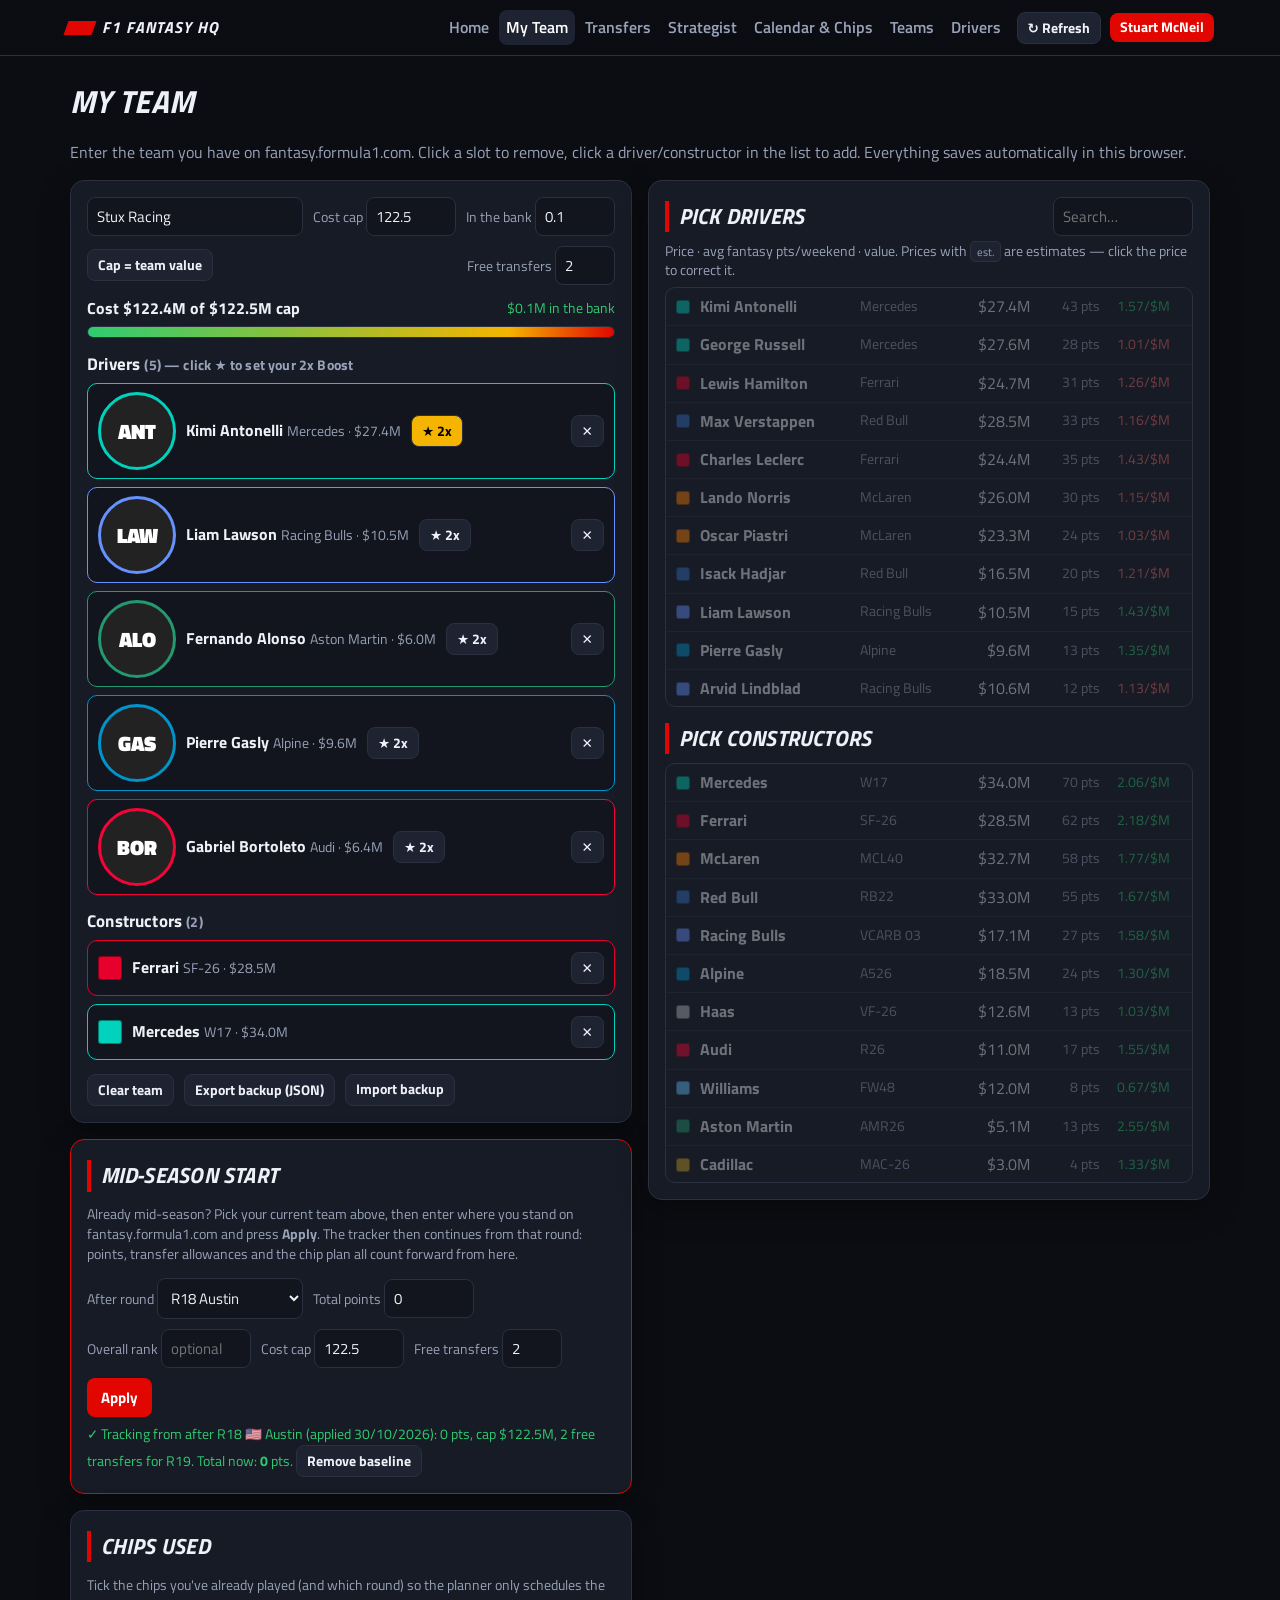
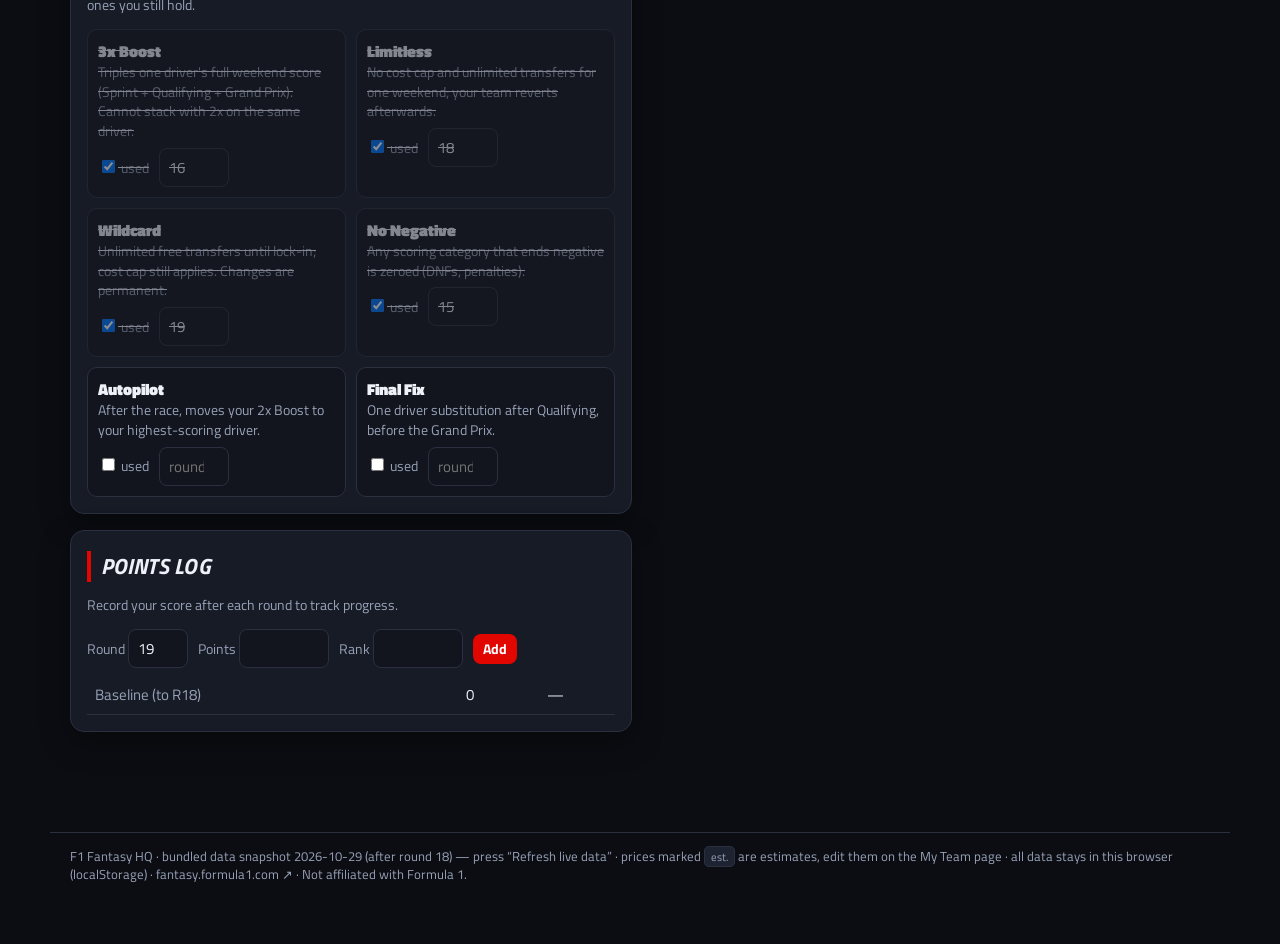
<file: team.html>
<!DOCTYPE html>
<html lang="en">
<head>
<meta charset="utf-8">
<meta name="viewport" content="width=device-width,initial-scale=1">
<title>My Team — F1 Fantasy HQ</title>
<link href="https://fonts.googleapis.com/css2?family=Titillium+Web:ital,wght@0,400;0,600;0,700;1,700;1,900&display=swap" rel="stylesheet">
<link rel="stylesheet" href="css/style.css">
</head>
<body>
<div class="wrap">
  <h1 style="margin-top:22px">My team</h1>
  <p class="muted">Enter the team you have on fantasy.formula1.com. Click a slot to remove, click a driver/constructor in the list to add. Everything saves automatically in this browser.</p>

  <div class="grid c2">
    <div>
      <div class="card">
        <div class="row spread">
          <input id="teamName" placeholder="Team name" style="flex:1;min-width:160px">
          <label title="Your cost cap on fantasy.formula1.com = team value + cash in the bank. Starts at $100M and drifts as prices move. Set it before picking your team so the budget bar and picks are checked against the right number.">Cost cap <input type="number" id="budget" step="0.1" min="50"></label>
          <label title="Cash left over on fantasy.formula1.com after your team — type this and the cost cap is worked out as team value + bank">In the bank <input type="number" id="bank" step="0.1" style="width:80px"></label>
          <button class="ghost small" id="capFromTeam" title="Set the cap to exactly what your current picks cost (bank = $0)">Cap = team value</button>
          <label>Free transfers <input type="number" id="freeT" step="1" min="0" max="3" style="width:60px"></label>
        </div>
        <div style="margin:12px 0 6px" class="row spread"><b>Cost <span id="cost"></span></b><span class="muted small" id="left"></span></div>
        <div class="budgetbar"><i id="bar" style="width:0"></i></div>
        <h3 style="margin-top:14px">Drivers <span class="muted small">(5) — click ★ to set your 2x Boost</span></h3>
        <div class="grid" id="dslots" style="gap:8px"></div>
        <h3 style="margin-top:14px">Constructors <span class="muted small">(2)</span></h3>
        <div class="grid" id="cslots" style="gap:8px"></div>
        <div class="row" style="margin-top:14px">
          <button id="clearBtn" class="ghost small">Clear team</button>
          <button id="exportBtn" class="ghost small">Export backup (JSON)</button>
          <label class="btn ghost small" style="cursor:pointer">Import backup <input type="file" id="importFile" accept="application/json" hidden></label>
        </div>
      </div>

      <div class="card" style="margin-top:16px;border-color:var(--red)">
        <h2>Mid-season start</h2>
        <p class="small muted">Already mid-season? Pick your current team above, then enter where you stand on fantasy.formula1.com and press <b>Apply</b>. The tracker then continues from that round: points, transfer allowances and the chip plan all count forward from here.</p>
        <div class="row">
          <label>After round <select id="bRound"></select></label>
          <label>Total points <input type="number" id="bPts" placeholder="e.g. 2764"></label>
          <label>Overall rank <input type="number" id="bRank" placeholder="optional"></label>
          <label title="Team value + cash in the bank">Cost cap <input type="number" id="bBudget" step="0.1"></label>
          <label title="Free transfers you have for the next race">Free transfers <input type="number" id="bFree" min="0" max="3" style="width:60px"></label>
          <button id="bApply">Apply</button>
        </div>
        <div id="bStatus" class="small" style="margin-top:8px"></div>
      </div>

      <div class="card" style="margin-top:16px">
        <h2>Chips used</h2>
        <p class="small muted">Tick the chips you've already played (and which round) so the planner only schedules the ones you still hold.</p>
        <div class="chipgrid" id="chips"></div>
      </div>

      <div class="card" style="margin-top:16px">
        <h2>Points log</h2>
        <p class="small muted">Record your score after each round to track progress.</p>
        <div class="row"><label>Round <input type="number" id="hRound" style="width:60px"></label><label>Points <input type="number" id="hPts"></label><label>Rank <input type="number" id="hRank"></label><button id="hAdd" class="small">Add</button></div>
        <div class="tablewrap" style="margin-top:8px"><table id="hTable"></table></div>
      </div>
    </div>

    <div>
      <div class="card">
        <div class="row spread"><h2 style="margin:0">Pick drivers</h2><input id="search" placeholder="Search…" style="width:140px"></div>
        <div class="small muted" style="margin:6px 0">Price · avg fantasy pts/weekend · value. Prices with <span class="tag">est.</span> are estimates — click the price to correct it.</div>
        <div class="picklist" id="dlist"></div>
        <h2 style="margin-top:16px">Pick constructors</h2>
        <div class="picklist" id="clist"></div>
      </div>
    </div>
  </div>
</div>

<script src="data/data.js"></script>
<script src="data/team.js"></script>
<script src="js/app.js"></script>
<script>
(function(){
  const F = window.F1, S = F.S, D = F.D;
  F.nav("team.html");
  const T = S.team;
  const $ = id => document.getElementById(id);
  // sanity: a cap below $50M can only be a mistake (e.g. the bank figure typed into the cap box)
  if (!S.budget || S.budget < 50) { S.budget = Math.max(D.rules.budget, Math.round(F.teamCost(T)*10)/10); F.save(); }
  $("teamName").value = T.name || ""; $("budget").value = S.budget; $("freeT").value = S.freeTransfers;
  const syncBank = () => { if (document.activeElement !== $("bank")) $("bank").value = (Math.round((S.budget - F.teamCost(T))*10)/10).toFixed(1); };
  $("bank").oninput = e => { const v = +e.target.value; if (isNaN(v)) return; S.budget = Math.round((F.teamCost(T) + v)*10)/10; if(S.baseline) S.baseline.budget=S.budget; $("budget").value = S.budget; const b=$("bBudget"); if(b) b.value=S.budget; F.save(); render(); };
  $("teamName").oninput = e => { T.name = e.target.value; F.save(); };
  $("budget").oninput = e => { const v=+e.target.value; if(!v||v<50) return; S.budget = v; if(S.baseline){S.baseline.budget=v;} F.save(); const b=$("bBudget"); if(b) b.value=v; render(); };
  $("capFromTeam").onclick = () => { const v=Math.round(F.teamCost(T)*10)/10; if(!v) return F.toast("Pick some drivers first"); S.budget=v; if(S.baseline)S.baseline.budget=v; $("budget").value=v; const b=$("bBudget"); if(b) b.value=v; F.save(); render(); F.toast(`Cost cap set to ${F.money(v)}`); };
  $("freeT").onchange = e => { S.freeTransfers = +e.target.value; F.save(); };

  function editPrice(id, cur){
    const v = prompt("Current price on fantasy.formula1.com (in $M):", cur);
    if (v == null || isNaN(+v)) return;
    S.priceOverrides[id] = +v; F.save(); render();
  }
  window.editPrice = editPrice;

  function render(){
    const cost = F.teamCost(T), left = S.budget - cost;
    $("cost").textContent = F.money(cost) + " of " + F.money(S.budget) + " cap";
    $("left").textContent = (left >= 0 ? F.money(left) + " in the bank" : "OVER CAP by " + F.money(-left) + " — if your cap is really higher, type it in Cost cap (or type your leftover cash in “In the bank”)");
    $("left").className = "small " + (left >= 0 ? "pos" : "neg");
    $("bar").style.width = Math.min(100, cost / S.budget * 100) + "%";
    syncBank();

    const dsl = []; for (let i=0;i<5;i++){ const id=T.drivers[i]; const d=id&&F.driverById(id);
      if (d){ const tm=F.teamById(d.team); dsl.push(`<div class="slot filled" style="--tc:${tm.color}">${F.initialsEl(d)}<div><b>${F.esc(d.first+" "+d.last)}</b> <span class="muted small">${F.esc(tm.name)} · ${F.money(d.price)}</span></div>
        <button class="ghost small" title="Set 2x boost" data-boost="${d.id}" style="${T.boost===d.id?'background:var(--amber);color:#000':''}">★ 2x</button><button class="ghost small x" data-rm-d="${d.id}">✕</button></div>`); }
      else dsl.push(`<div class="slot muted">Empty driver slot</div>`); }
    $("dslots").innerHTML = dsl.join("");
    const csl = []; for (let i=0;i<2;i++){ const id=T.constructors[i]; const c=id&&F.teamById(id);
      if (c) csl.push(`<div class="slot filled" style="--tc:${c.color}"><span class="swatch" style="--tc:${c.color};width:24px;height:24px"></span><div><b>${F.esc(c.name)}</b> <span class="muted small">${F.esc(c.car)} · ${F.money(c.price)}</span></div><button class="ghost small x" data-rm-c="${c.id}">✕</button></div>`);
      else csl.push(`<div class="slot muted">Empty constructor slot</div>`); }
    $("cslots").innerHTML = csl.join("");
    document.querySelectorAll("[data-rm-d]").forEach(b=>b.onclick=()=>{T.drivers=T.drivers.filter(x=>x!==b.dataset.rmD); if(T.boost===b.dataset.rmD)T.boost=null; F.save(); render();});
    document.querySelectorAll("[data-rm-c]").forEach(b=>b.onclick=()=>{T.constructors=T.constructors.filter(x=>x!==b.dataset.rmC); F.save(); render();});
    document.querySelectorAll("[data-boost]").forEach(b=>b.onclick=()=>{T.boost=b.dataset.boost; F.save(); render();});

    const q = ($("search").value||"").toLowerCase();
    $("dlist").innerHTML = F.drivers().filter(d=>!q || (d.first+" "+d.last+" "+d.code).toLowerCase().includes(q)).map(d=>{
      const tm=F.teamById(d.team); const inTeam=T.drivers.includes(d.id); const full=T.drivers.length>=5; const over = !inTeam && cost + d.price > S.budget;
      return `<div class="p ${inTeam||full||d.reserve?'disabled':''}" data-add-d="${d.id}">
        <span class="swatch" style="--tc:${tm.color}"></span><b style="width:150px">${F.esc(d.first+" "+d.last)}</b><span class="muted small" style="width:90px">${F.esc(tm.name)}</span>
        <span class="num" style="width:70px;cursor:pointer" onclick="event.stopPropagation();editPrice('${d.id}',${d.price})" title="Edit price">${F.money(d.price)}${d.est?' <span class="tag">est.</span>':''}</span>
        <span class="num muted small" style="width:60px">${d.avgFp} pts</span><span class="num small ${over?'neg':'pos'}" style="width:60px">${(d.avgFp/d.price).toFixed(2)}/$M</span>${d.reserve?'<span class="tag">reserve</span>':''}</div>`;
    }).join("");
    $("clist").innerHTML = F.teams().map(c=>{
      const inTeam=T.constructors.includes(c.id); const full=T.constructors.length>=2;
      return `<div class="p ${inTeam||full?'disabled':''}" data-add-c="${c.id}"><span class="swatch" style="--tc:${c.color}"></span><b style="width:150px">${F.esc(c.name)}</b><span class="muted small" style="width:90px">${F.esc(c.car)}</span>
        <span class="num" style="width:70px;cursor:pointer" onclick="event.stopPropagation();editPrice('${c.id}',${c.price})" title="Edit price">${F.money(c.price)}${c.est?' <span class="tag">est.</span>':''}</span><span class="num muted small" style="width:60px">${c.avgFp} pts</span><span class="num small pos" style="width:60px">${(c.avgFp/c.price).toFixed(2)}/$M</span></div>`;
    }).join("");
    document.querySelectorAll("[data-add-d]").forEach(b=>b.onclick=()=>{ if(b.classList.contains("disabled"))return; T.drivers.push(b.dataset.addD); if(!T.boost)T.boost=b.dataset.addD; F.save(); render(); });
    document.querySelectorAll("[data-add-c]").forEach(b=>b.onclick=()=>{ if(b.classList.contains("disabled"))return; T.constructors.push(b.dataset.addC); F.save(); render(); });

    // chips
    $("chips").innerHTML = D.chips.map(c=>`<div class="chip ${S.chipsUsed[c.id]?'used':''}"><div class="n">${c.name}</div><div class="small muted">${c.desc}</div>
      <div class="row" style="margin-top:6px"><label><input type="checkbox" data-chip="${c.id}" ${S.chipsUsed[c.id]?'checked':''}> used</label><input type="number" data-chipround="${c.id}" placeholder="round" style="width:70px" value="${S.chipsUsed[c.id]||''}"></div></div>`).join("");
    document.querySelectorAll("[data-chip]").forEach(cb=>cb.onchange=()=>{ const id=cb.dataset.chip; if(cb.checked){ S.chipsUsed[id]= +document.querySelector(`[data-chipround="${id}"]`).value || F.lastCompletedRound(); } else delete S.chipsUsed[id]; F.save(); render(); });
    document.querySelectorAll("[data-chipround]").forEach(inp=>inp.onchange=()=>{ const id=inp.dataset.chipround; if(S.chipsUsed[id]){ S.chipsUsed[id]=+inp.value||S.chipsUsed[id]; F.save(); } });

    // history
    $("hTable").innerHTML = S.history.length ? `<tr><th>Round</th><th class="num">Points</th><th class="num">Rank</th><th></th></tr>` + S.history.map((h,i)=>`<tr><td>R${h.round}</td><td class="num">${h.points}</td><td class="num">${h.rank||"—"}</td><td><button class="ghost small" data-hdel="${i}">✕</button></td></tr>`).join("") +
      (S.baseline?`<tr><td class="muted">Baseline (to R${S.baseline.round})</td><td class="num muted">${S.baseline.points}</td><td class="num muted">${S.baseline.rank||"—"}</td><td></td></tr>`:"") + `<tr><td><b>Total</b></td><td class="num"><b>${F.totalPoints()}</b></td><td></td><td></td></tr>` : (S.baseline?`<tr><td class="muted">Baseline (to R${S.baseline.round})</td><td class="num">${S.baseline.points}</td><td class="num">${S.baseline.rank||"—"}</td><td></td></tr>`:`<tr><td class="muted">No rounds logged yet.</td></tr>`);
    document.querySelectorAll("[data-hdel]").forEach(b=>b.onclick=()=>{S.history.splice(+b.dataset.hdel,1); F.save(); render();});
  }
  // mid-season baseline
  const cal = F.calendar();
  $("bRound").innerHTML = cal.map(r=>`<option value="${r.round}">R${r.round} ${r.short}</option>`).join("");
  const B = S.baseline;
  $("bRound").value = B ? B.round : F.lastCompletedRound();
  $("bPts").value = B ? B.points : ""; $("bRank").value = B && B.rank ? B.rank : ""; $("bBudget").value = B ? B.budget : S.budget; $("bFree").value = B && B.free != null ? B.free : S.freeTransfers;
  $("bBudget").oninput = e => { const v=+e.target.value; if(!v||v<50) return; S.budget=v; $("budget").value=v; F.save(); render(); };
  function bStatus(){
    if (!S.baseline) { $("bStatus").innerHTML = `<span class="muted">No mid-season baseline set — tracking assumes you started at round 1.</span>`; return; }
    const r = cal.find(x=>x.round===S.baseline.round);
    $("bStatus").innerHTML = `<span class="pos">✓ Tracking from after R${S.baseline.round} ${r?r.flag+" "+F.esc(r.short):""} (applied ${new Date(S.baseline.date).toLocaleDateString("en-GB")}): ${S.baseline.points} pts${S.baseline.rank?`, rank ${S.baseline.rank.toLocaleString()}`:""}, cap ${F.money(S.baseline.budget)}, ${S.baseline.free} free transfer${S.baseline.free===1?"":"s"} for R${S.baseline.round+1}. Total now: <b>${F.totalPoints()}</b> pts.</span> <button class="ghost small" id="bClear">Remove baseline</button>`;
    $("bClear").onclick = () => { if(confirm("Remove the mid-season baseline?")){ S.baseline=null; F.save(); bStatus(); } };
  }
  $("bApply").onclick = () => {
    if (T.drivers.length<5 || T.constructors.length<2) return F.toast("Pick your full team (5 drivers + 2 constructors) first");
    const pts = +$("bPts").value; if (isNaN(pts) || $("bPts").value==="") return F.toast("Enter your total points");
    S.baseline = { round:+$("bRound").value, date:new Date().toISOString(), points:pts, rank:+$("bRank").value||null, budget:+$("bBudget").value||S.budget, free:Math.max(0,Math.min(3,+$("bFree").value)) };
    S.budget = S.baseline.budget; S.freeTransfers = S.baseline.free;
    S.history = S.history.filter(h=>h.round>S.baseline.round);
    S.transfers = S.transfers.filter(t=>t.round>S.baseline.round);
    F.save(); $("budget").value=S.budget; $("freeT").value=S.freeTransfers; bStatus(); render(); F.toast(`Baseline applied — continuing from round ${S.baseline.round+1}`);
  };
  bStatus();

  $("search").oninput = render;
  $("hAdd").onclick = () => { const r=+$("hRound").value, p=+$("hPts").value; if(!r) return F.toast("Enter a round number"); S.history=S.history.filter(h=>h.round!==r); S.history.push({round:r,points:p,rank:+$("hRank").value||null}); S.history.sort((a,b)=>a.round-b.round); F.save(); render(); };
  $("hRound").value = Math.max(F.lastCompletedRound(), S.baseline?S.baseline.round+1:0);
  $("clearBtn").onclick = () => { if(confirm("Clear your saved team?")){ T.drivers=[]; T.constructors=[]; T.boost=null; F.save(); render(); } };
  $("exportBtn").onclick = () => { const a=document.createElement("a"); a.href="data:application/json;charset=utf-8,"+encodeURIComponent(JSON.stringify(S,null,2)); a.download="f1-fantasy-backup.json"; a.click(); };
  $("importFile").onchange = e => { const f=e.target.files[0]; if(!f) return; const r=new FileReader(); r.onload=()=>{ try{ const j=JSON.parse(r.result); Object.assign(S,j); F.save(); location.reload(); }catch(err){ F.toast("Not a valid backup file"); } }; r.readAsText(f); };
  render();
  F.footer();
})();
</script>
</body>
</html>
</file>
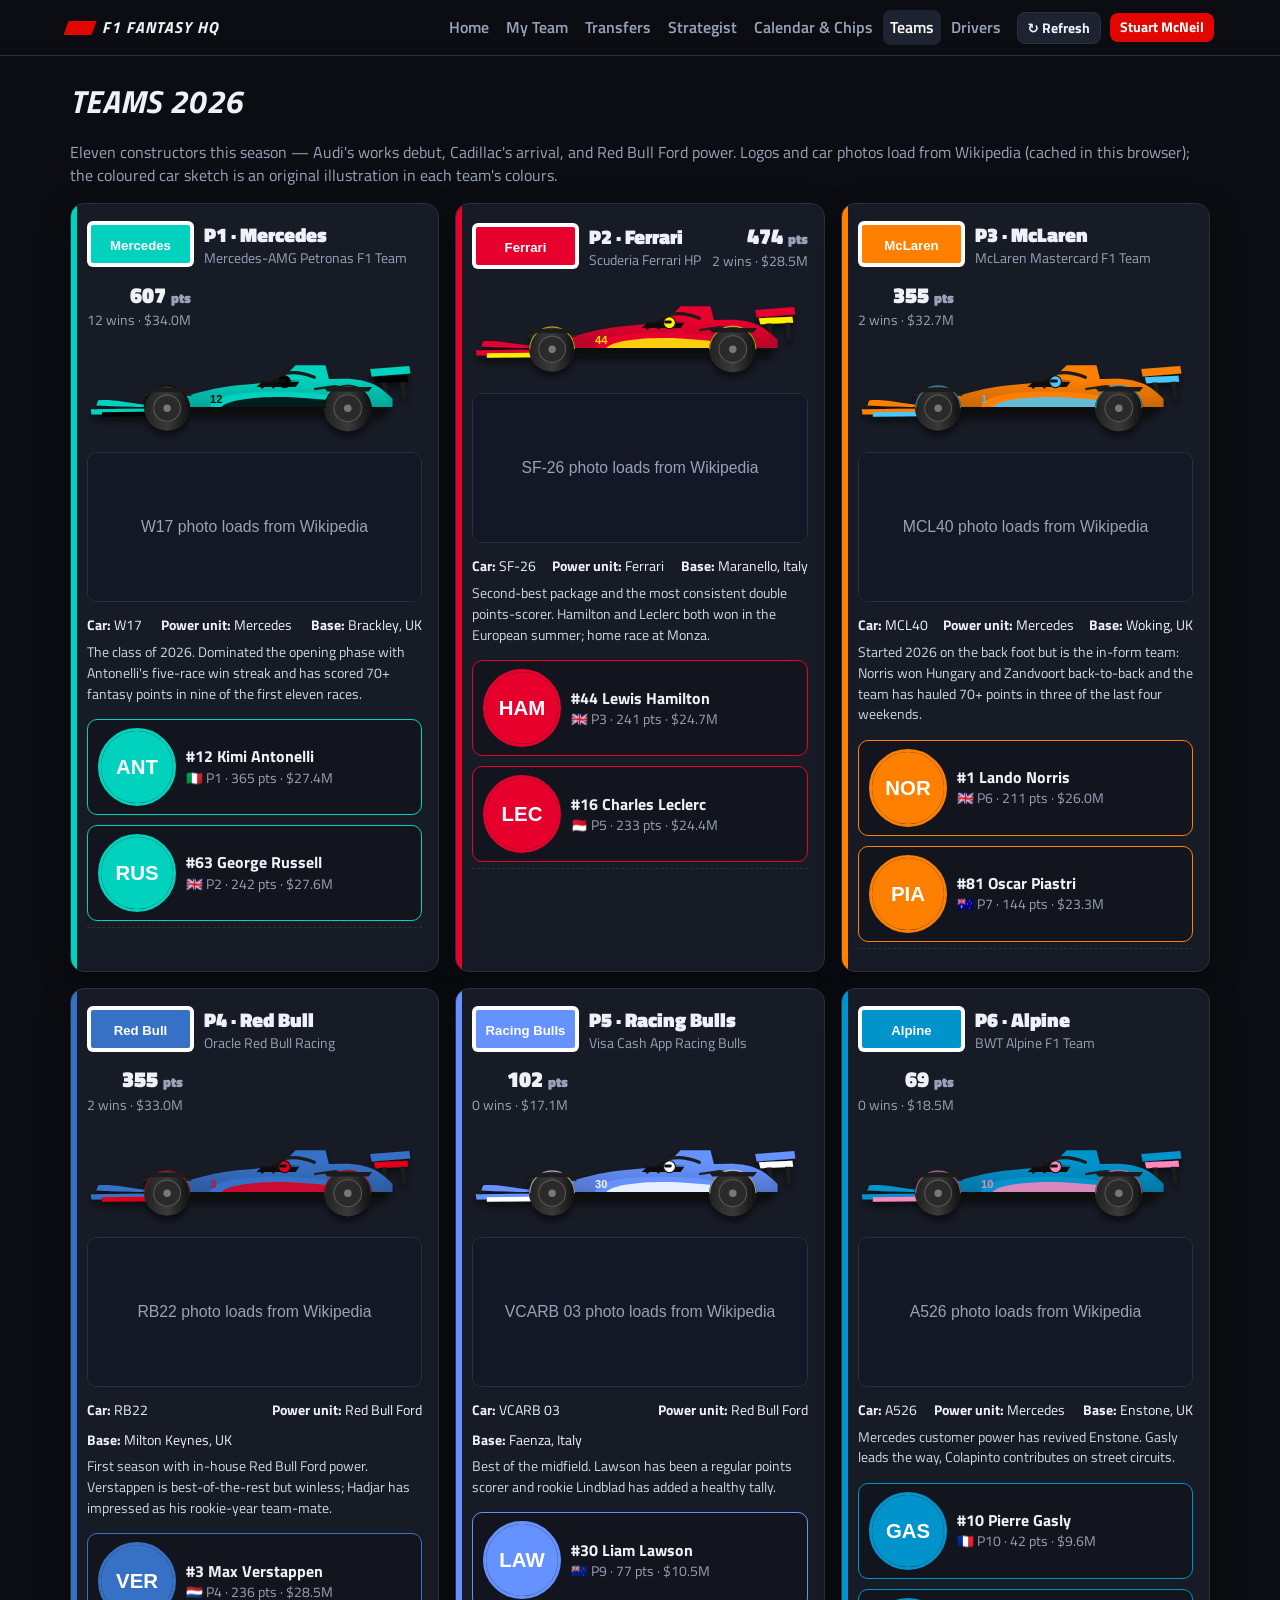
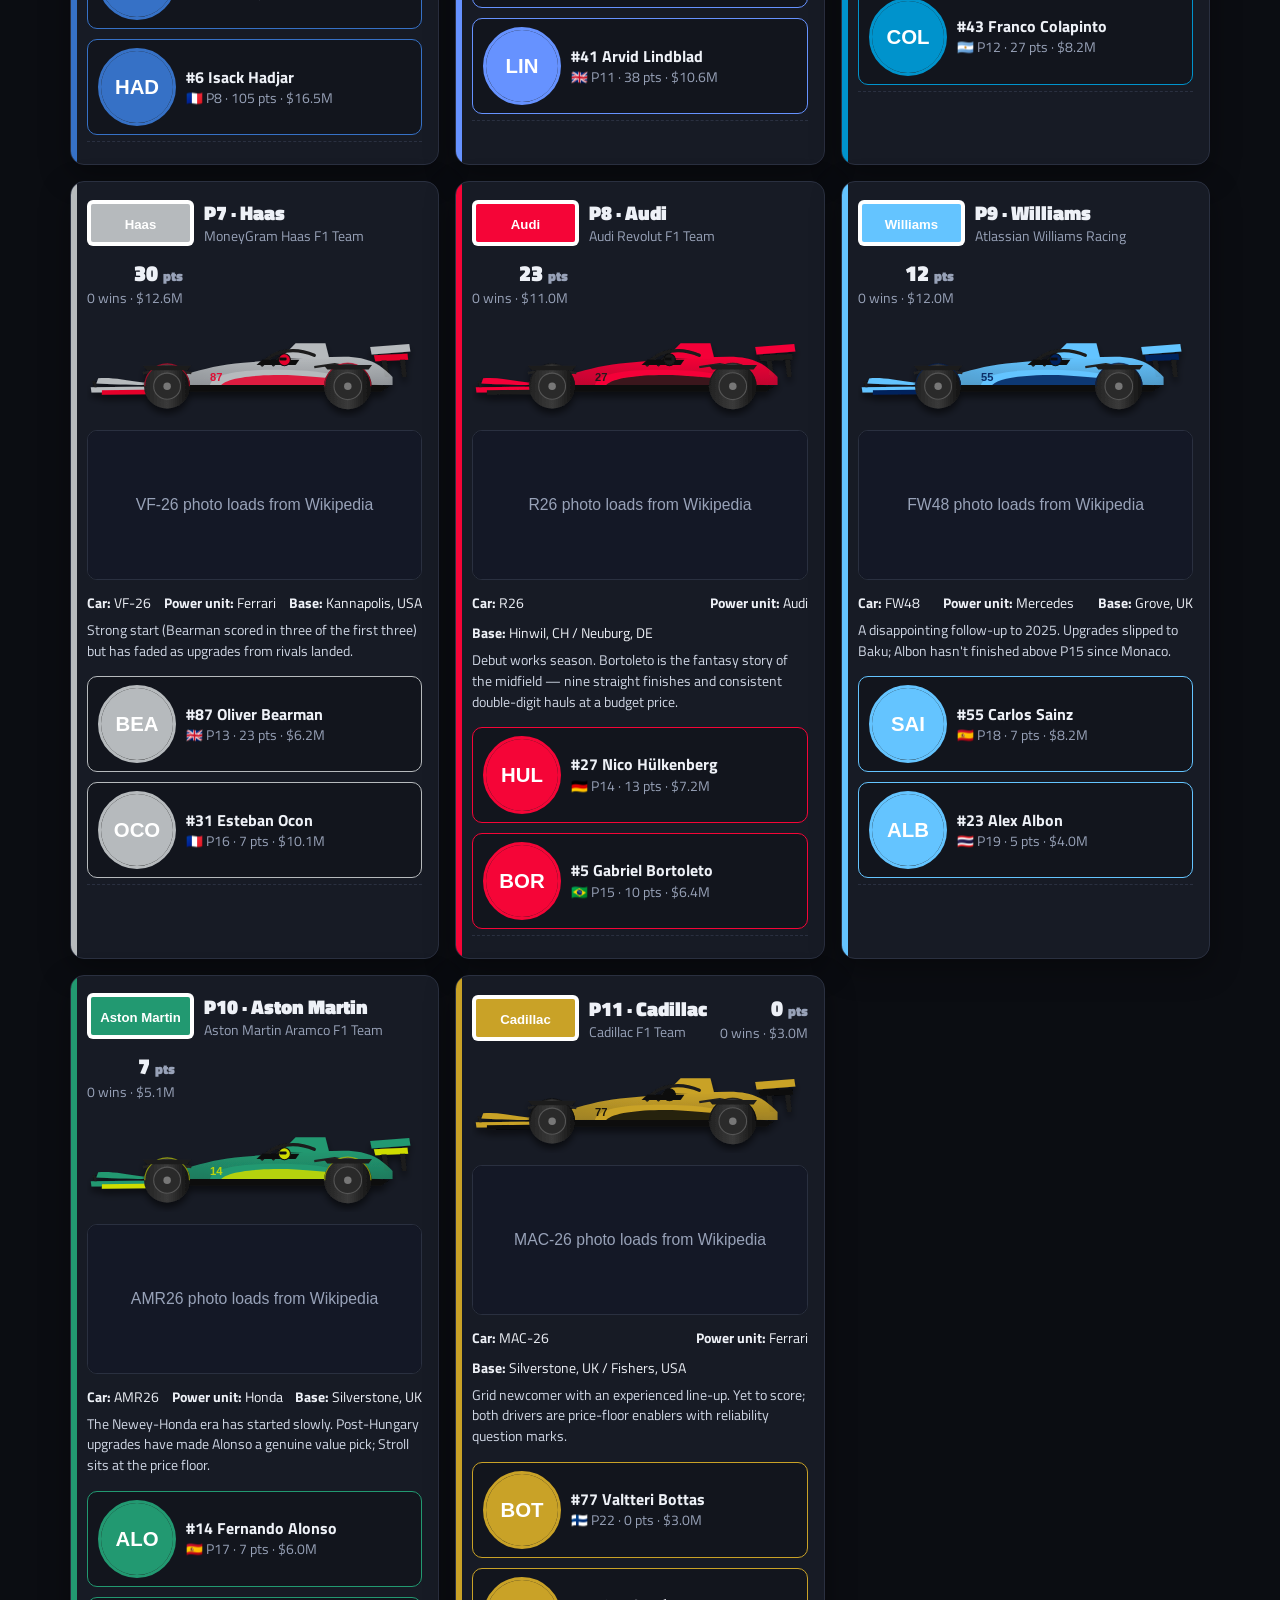
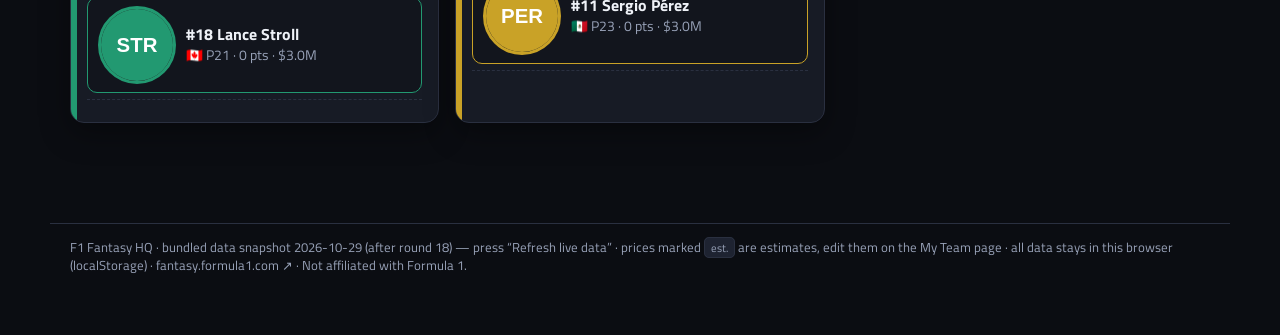
<file: teams.html>
<!DOCTYPE html>
<html lang="en">
<head>
<meta charset="utf-8">
<meta name="viewport" content="width=device-width,initial-scale=1">
<title>Teams — F1 Fantasy HQ</title>
<link href="https://fonts.googleapis.com/css2?family=Titillium+Web:ital,wght@0,400;0,600;0,700;1,700;1,900&display=swap" rel="stylesheet">
<link rel="stylesheet" href="css/style.css">
</head>
<body>
<div class="wrap">
  <h1 style="margin-top:22px">Teams 2026</h1>
  <p class="muted">Eleven constructors this season — Audi's works debut, Cadillac's arrival, and Red Bull Ford power. Logos and car photos load from Wikipedia (cached in this browser); the coloured car sketch is an original illustration in each team's colours.</p>
  <div class="grid c2" id="teams"></div>
</div>

<script src="data/data.js"></script>
<script src="data/team.js"></script>
<script src="js/app.js"></script>
<script>
(function(){
  const F = window.F1;
  F.nav("teams.html");
  const ds = F.drivers();
  document.getElementById("teams").innerHTML = F.teams().map(t=>{
    const line = ds.filter(d=>d.team===t.id && !d.reserve);
    return `<div class="card teamcard" style="--tc:${t.color}">
      <div class="row spread">
        <div><div class="row"><img class="logo hidden" data-wiki="${F.esc(t.wiki)}" data-px="300" alt="${F.esc(t.name)} logo" src="data:image/svg+xml;utf8,${encodeURIComponent(`<svg xmlns='http://www.w3.org/2000/svg' width='120' height='46'><rect width='120' height='46' fill='${t.color}'/><text x='60' y='30' text-anchor='middle' font-family='Arial' font-weight='bold' font-size='16' fill='#fff'>${t.name}</text></svg>`)}">
          <div><div style="font-size:1.25rem;font-weight:800">P${t.pos} · ${F.esc(t.name)}</div><div class="muted small">${F.esc(t.full)}</div></div></div></div>
        <div class="num"><div style="font-size:1.4rem;font-weight:800">${t.points} <span class="small muted">pts</span></div><div class="small muted">${t.wins} win${t.wins===1?"":"s"} · ${F.money(t.price)}${t.est?' <span class="tag">est.</span>':''}</div></div>
      </div>
      <div style="margin:12px 0 6px">${F.carSVG(t.color, t.color2, {num: line[0]?line[0].num:""})}</div>
      <img class="carimg" data-wiki="${F.esc(t.carWiki)}" data-px="800" alt="${F.esc(t.name)} ${F.esc(t.car)}" src="data:image/svg+xml;utf8,${encodeURIComponent(`<svg xmlns='http://www.w3.org/2000/svg' width='400' height='150'><rect width='400' height='150' fill='#141826'/><text x='200' y='80' text-anchor='middle' font-family='Arial' font-size='16' fill='#98a2b8'>${t.car} photo loads from Wikipedia</text></svg>`)}">
      <div class="row spread small" style="margin-top:8px"><span><b>Car:</b> ${F.esc(t.car)}</span><span><b>Power unit:</b> ${F.esc(t.engine)}</span><span><b>Base:</b> ${F.esc(t.base)}</span></div>
      <p class="bio">${F.esc(t.blurb)}</p>
      <div class="grid c2" style="gap:10px;margin-top:8px">${line.map(d=>`<a class="slot filled" style="--tc:${t.color}" href="drivers.html#${d.id}">${F.driverImg(d)}<div><b>#${d.num} ${F.esc(d.first+" "+d.last)}</b><div class="small muted">${d.nat} P${d.pos} · ${d.points} pts · ${F.money(d.price)}</div></div></a>`).join("")}</div>
      <div class="wikibio" data-wiki="${F.esc(t.wiki)}" data-wiki-text></div>
    </div>`;
  }).join("");
  F.hydrateWiki();
  F.footer();
})();
</script>
</body>
</html>
</file>
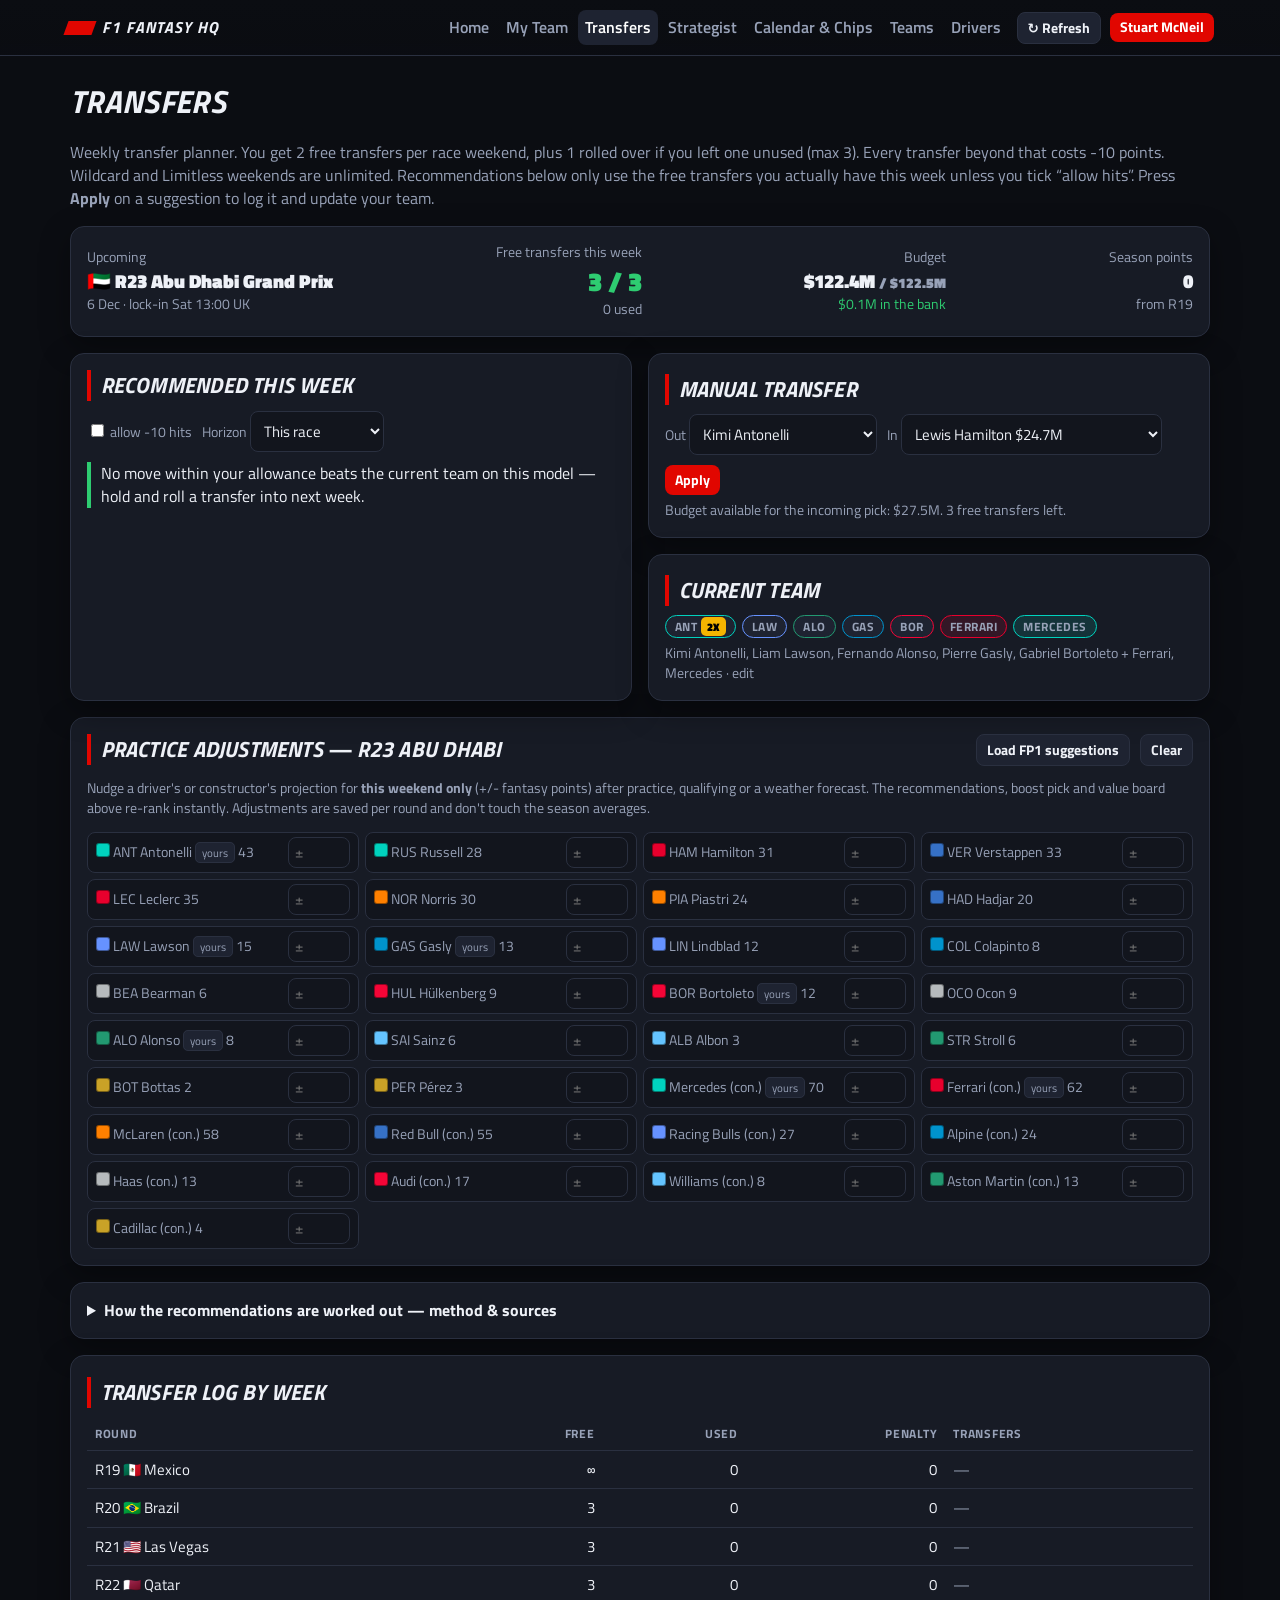
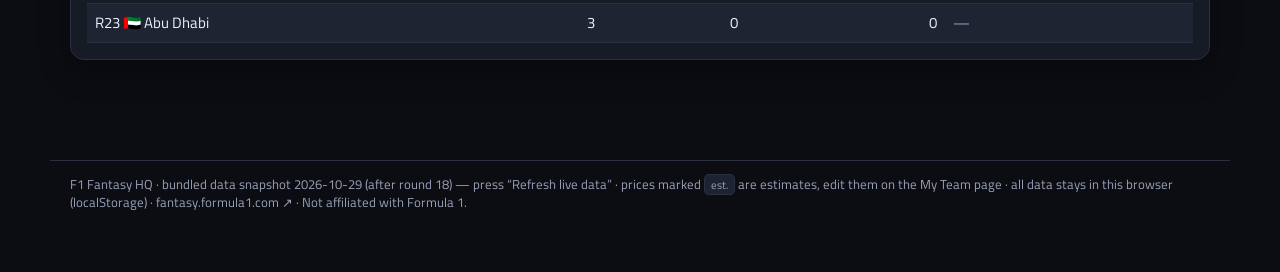
<file: transfers.html>
<!DOCTYPE html>
<html lang="en">
<head>
<meta charset="utf-8">
<meta name="viewport" content="width=device-width,initial-scale=1">
<title>Transfers — F1 Fantasy HQ</title>
<link href="https://fonts.googleapis.com/css2?family=Titillium+Web:ital,wght@0,400;0,600;0,700;1,700;1,900&display=swap" rel="stylesheet">
<link rel="stylesheet" href="css/style.css">
</head>
<body>
<div class="wrap">
  <h1 style="margin-top:22px">Transfers</h1>
  <p class="muted">Weekly transfer planner. You get 2 free transfers per race weekend, plus 1 rolled over if you left one unused (max 3). Every transfer beyond that costs -10 points. Wildcard and Limitless weekends are unlimited. Recommendations below only use the free transfers you actually have this week unless you tick “allow hits”. Press <b>Apply</b> on a suggestion to log it and update your team.</p>

  <div class="card" id="status"></div>

  <div class="grid c2" style="margin-top:16px">
    <div class="card">
      <div class="row spread"><h2 style="margin:0">Recommended this week</h2>
        <span class="row"><label><input type="checkbox" id="allowHits"> allow -10 hits</label>
        <label>Horizon <select id="horizon"><option value="1">This race</option><option value="3">Next 3</option><option value="6">Next 6</option><option value="99">Rest of season</option></select></label></span></div>
      <div id="recs" style="margin-top:10px"></div>
    </div>
    <div>
      <div class="card">
        <h2>Manual transfer</h2>
        <div class="row"><label>Out <select id="mOut"></select></label><label>In <select id="mIn"></select></label><button id="mApply" class="small">Apply</button></div>
        <div id="mInfo" class="small muted" style="margin-top:6px"></div>
      </div>
      <div class="card" style="margin-top:16px">
        <h2>Current team</h2>
        <div id="cur"></div>
      </div>
    </div>
  </div>

  <div class="card" style="margin-top:16px">
    <div class="row spread"><h2 style="margin:0">Practice adjustments — <span id="adjRound"></span></h2>
      <span class="row"><button class="ghost small" id="adjPreset">Load FP1 suggestions</button><button class="ghost small" id="adjClear">Clear</button></span></div>
    <p class="small muted">Nudge a driver's or constructor's projection for <b>this weekend only</b> (+/- fantasy points) after practice, qualifying or a weather forecast. The recommendations, boost pick and value board above re-rank instantly. Adjustments are saved per round and don't touch the season averages.</p>
    <div class="grid c3" id="adjGrid" style="gap:6px"></div>
  </div>

  <div class="card" style="margin-top:16px">
    <details>
      <summary>How the recommendations are worked out — method &amp; sources</summary>
      <div class="small" style="margin-top:10px;color:#cfd6e4">
        <p><b>The engine.</b> Every possible legal move from your current team is tried — single driver swaps, single constructor swaps, and (when you have two free transfers) driver+driver and driver+constructor pairs. Each resulting team must fit your cost cap. A move is scored as <em>projected points of the new team − projected points of your current team − any -10 transfer hits</em> over the horizon you choose. Only moves that gain more than half a point are shown, best first.</p>
        <p><b>Projections.</b> A driver's base projection is their average fantasy score per race weekend this season (<code>avgFp</code> in <code>data/data.js</code>, taken from the official F1 Fantasy Strategist previews and updated by hand; you can override it). It is then adjusted for the specific race: ×1.25 on Sprint weekends (an extra scoring session); +2 for cheap drivers and −1 for premium drivers on street circuits (chaos rewards overtakers and punishes the favourites); ×0.97 at new circuits (uncertainty); +1 at a driver's home race; and a one-off +8 for Antonelli at Monza (grid penalty = overtake points). Constructors use their season average, ×1.2 on Sprint weekends. The 2x Boost is modelled as +65% of your best driver's projection, since the boost applies to the Grand Prix only.</p>
        <p><b>Strategy principles baked in</b> (drawn from the sources below): buy in-form premiums and fund them with price-floor enablers who finish races; consistency beats ceiling because a DNF is −20; Sprint weekends are worth more to premium drivers; street circuits favour cheap drivers who gain places; never take a −10 hit for less than ~10 points of expected gain; and roll a transfer when nothing clears the bar, because 3 free next week is worth more than 1 marginal move now.</p>
        <p><b>Sources.</b></p>
        <ul style="margin:4px 0 0 18px;padding:0">
          <li><a href="https://f1pitwall.dev/blog/f1-fantasy-scoring-2026" target="_blank" rel="noopener">F1 Pitwall — F1 Fantasy scoring rules 2026</a> (points tables, DNF penalty, transfer and price rules)</li>
          <li><a href="https://gridside.app/blog/guides/f1-fantasy-chip-strategy-2026-when-to-use-each-chip" target="_blank" rel="noopener">Gridside — chip strategy 2026</a> and <a href="https://intothechicane.com/2026/03/19/f1-fantasy-chips-2026-when-to-use-every-boost-and-why/" target="_blank" rel="noopener">Into the Chicane — when to use every chip</a> (chip timing logic)</li>
          <li><a href="https://www.motorsportmagazine.com/articles/single-seaters/f1/f1-fantasy-chips-what-they-are-and-when-to-use-them/" target="_blank" rel="noopener">Motor Sport Magazine — F1 Fantasy chips explained</a></li>
          <li><a href="https://www.formula1.com/en/latest/article/f1-fantasy-strategist-preview-what-you-need-to-know-for-the-italian-and-spanish-grands-prix.1BrDMFVfHdjo1Ty4oriX8D" target="_blank" rel="noopener">F1.com — Strategist preview, Italian &amp; Spanish GPs</a> and <a href="https://www.formula1.com/en/latest/article/f1-fantasy-strategist-preview-what-you-need-to-know-for-the-dutch-grand-prix.2bBlmguc36rYcXurzQcz2O" target="_blank" rel="noopener">Dutch GP</a> (current prices, points-per-$M, form notes, ownership)</li>
          <li><a href="https://intothechicane.com/2026/08/20/f1-fantasy-dutch-gp-primer-best-lineups-value-picks-and-strategy/" target="_blank" rel="noopener">Into the Chicane — Dutch GP primer</a> and <a href="https://www.fanamp.com/articles/best-and-worst-f1-fantasy-picks-for-the-dutch-grand-prix-2026" target="_blank" rel="noopener">FanAmp — best &amp; worst picks</a> (value-pick reasoning)</li>
          <li><a href="https://api.jolpi.ca/ergast/f1/2026/driverStandings.json" target="_blank" rel="noopener">Jolpica (Ergast) API</a> — live 2026 standings, results and calendar</li>
          <li><a href="https://en.wikipedia.org/wiki/2026_Formula_One_World_Championship" target="_blank" rel="noopener">Wikipedia — 2026 season</a> — entry list, calendar changes</li>
        </ul>
        <p class="muted">Limitations: the model doesn't see practice pace, weather, grid penalties (beyond the Monza note) or price-change trends by itself — use the Practice adjustments panel to feed those in, and prices marked <span class="tag">est.</span> are estimates. Check the official game before the lock-in.</p>
      </div>
    </details>
  </div>

  <div class="card" style="margin-top:16px">
    <h2>Transfer log by week</h2>
    <div class="tablewrap"><table id="log"></table></div>
  </div>
</div>

<script src="data/data.js"></script>
<script src="data/team.js"></script>
<script src="js/app.js"></script>
<script>
(function(){
  const F = window.F1, S = F.S, D = F.D;
  F.nav("transfers.html");
  const T = S.team, nr = F.nextRace(), R = nr.round;
  const $ = id => document.getElementById(id);
  const dn = id => { const d=F.driverById(id); return d ? d.first+" "+d.last : id; };
  const cn = id => { const c=F.teamById(id); return c ? c.name : id; };
  const nm = m => m.type==="driver" ? dn(m.out)+" → "+dn(m.in) : cn(m.out)+" → "+cn(m.in);

  function render(){
    const st = F.transferStatus(R);
    const cost = F.teamCost(T), cap = Math.max(S.budget, cost);
    $("status").innerHTML = !T.drivers.length ? `<b>No team saved.</b> <a href="team.html">Enter your team first.</a>` :
      `<div class="row spread">
        <div><div class="small muted">Upcoming</div><div style="font-size:1.2rem;font-weight:800">${nr.flag} R${R} ${F.esc(nr.name)}</div><div class="small muted">${F.fmtDate(nr.date)}${nr.deadline?` · lock-in ${new Date(nr.deadline).toLocaleString("en-GB",{weekday:"short",hour:"2-digit",minute:"2-digit"})} UK`:""}</div></div>
        <div class="num"><div class="small muted">Free transfers this week</div><div style="font-size:1.6rem;font-weight:800;color:${st.unlimited?'var(--green)':(st.remaining>0?'var(--green)':'var(--amber)')}">${st.unlimited?"∞":st.remaining+" / "+st.avail}</div><div class="small muted">${st.unlimited?"Wildcard/Limitless active":st.used+" used"}${st.extra?` · <span class="neg">${st.extra} extra = ${st.penalty} pts</span>`:""}</div></div>
        <div class="num"><div class="small muted">Budget</div><div style="font-size:1.2rem;font-weight:800">${F.money(cost)} <span class="small muted">/ ${F.money(cap)}</span></div><div class="small ${cap-cost>=0?'pos':'neg'}">${F.money(cap-cost)} in the bank</div></div>
        <div class="num"><div class="small muted">Season points</div><div style="font-size:1.2rem;font-weight:800">${F.totalPoints()}</div><div class="small muted">${S.baseline?`from R${S.baseline.round+1}`:"logged"}</div></div>
      </div>
      ${!st.unlimited && st.avail<3 && F.transfersUsed(R)===0 && st.avail===2 ? `<div class="small muted" style="margin-top:8px">Tip: leave one transfer unused this week and you'll have 3 free next week.</div>`:""}`;

    // recommendations
    if (!T.drivers.length) { $("recs").innerHTML = ""; }
    else {
      const allow = $("allowHits").checked;
      const res = F.suggestTransfers(T, nr, { horizon:+$("horizon").value, free: st.unlimited ? 2 : st.remaining, maxMoves: st.unlimited ? 2 : st.remaining, allowHits: allow, limit: 8 });
      if (!st.unlimited && st.remaining===0 && !allow) $("recs").innerHTML = `<div class="reco warn">You've used all your free transfers for R${R}. Tick “allow -10 hits” to see whether any move is still worth a penalty.</div>`;
      else if (!res.suggestions.length) $("recs").innerHTML = `<div class="reco">No move within your allowance beats the current team on this model — hold and roll a transfer into next week.</div>`;
      else {
        const top = res.suggestions[0].gain;
        const tier = g => g >= 15 || g >= top*0.8 ? "strong" : (g >= 7 || g >= top*0.45 ? "good" : "marginal");
        const tierLabel = { strong:"Strong gain", good:"Decent gain", marginal:"Marginal" };
        $("recs").innerHTML = `<div class="row small muted" style="gap:12px;margin-bottom:6px"><span><i class="dot strong"></i> Strong (≥15 pts or near the best)</span><span><i class="dot good"></i> Decent (7–15)</span><span><i class="dot marginal"></i> Marginal (&lt;7)</span></div>` +
        res.suggestions.map((s,i)=>{ const t = tier(s.gain); return `<div class="reco tier-${t}">
        <div class="row spread"><span><span class="rank">#${i+1}</span> <b>${s.moves.map(nm).join(" · ")}</b></span><span class="row" style="gap:8px"><span class="gain ${t}">+${s.gain.toFixed(1)} pts</span><button class="small" data-apply="${i}">Apply</button></span></div>
        <div class="small">${tierLabel[t]} · ${s.moves.length} transfer${s.moves.length>1?"s":""}${s.penalty?` incl. <span class="neg">${s.penalty} hit</span>`:" (free)"} · new value ${F.money(s.cost)} · ${F.money(cap-s.cost)} left</div>
        <div class="small muted">${s.moves.map(m=>{ const x = m.type==="driver"?F.driverById(m.in):F.teamById(m.in); return x?`<em>${F.esc(x.last||x.name)}:</em> ${F.esc((x.bio||x.blurb).split(". ")[0])}.`:""; }).join(" ")}</div></div>`; }).join("");
      }
      document.querySelectorAll("[data-apply]").forEach(b=>b.onclick=()=>{ const s=res.suggestions[+b.dataset.apply]; if(!confirm(`Apply ${s.moves.map(nm).join(" and ")} for R${R}?`)) return; s.moves.forEach(m=>F.logTransfer(R,m)); F.toast("Transfer logged — update it on fantasy.formula1.com too"); render(); });
    }

    // manual
    const outs = T.drivers.map(id=>`<option value="d:${id}">${dn(id)}</option>`).join("") + T.constructors.map(id=>`<option value="c:${id}">${cn(id)} (constructor)</option>`).join("");
    if ($("mOut").innerHTML !== outs) $("mOut").innerHTML = outs;
    const fillIn = () => { const [k,id] = ($("mOut").value||":").split(":"); const outX = k==="d"?F.driverById(id):F.teamById(id); const bank = cap - cost + (outX?outX.price:0);
      $("mIn").innerHTML = (k==="d" ? F.drivers().filter(d=>!T.drivers.includes(d.id)&&!d.reserve).map(d=>`<option value="${d.id}" ${d.price>bank?'disabled':''}>${d.first} ${d.last} ${F.money(d.price)}${d.price>bank?' (over cap)':''}</option>`) : F.teams().filter(c=>!T.constructors.includes(c.id)).map(c=>`<option value="${c.id}" ${c.price>bank?'disabled':''}>${c.name} ${F.money(c.price)}${c.price>bank?' (over cap)':''}</option>`)).join("");
      $("mInfo").textContent = `Budget available for the incoming pick: ${F.money(bank)}. ${st.unlimited?"Unlimited transfers this week.":(st.remaining>0?`${st.remaining} free transfer${st.remaining===1?"":"s"} left.`:"No free transfers left — this would cost -10 pts.")}`; };
    $("mOut").onchange = fillIn; fillIn();
    $("mApply").onclick = () => { const [k,out] = $("mOut").value.split(":"); const inn = $("mIn").value; if(!inn) return; if (!st.unlimited && st.remaining<=0 && !confirm("This exceeds your free transfers and costs -10 points. Continue?")) return; F.logTransfer(R,{type:k==="d"?"driver":"constructor",out,in:inn}); F.toast("Transfer logged"); render(); };

    // current team
    $("cur").innerHTML = `<div class="row" style="gap:6px">${T.drivers.map(id=>{const d=F.driverById(id); if(!d) return ""; const tm=F.teamById(d.team); return `<span class="pill" style="border-color:${tm.color}">${d.code}${T.boost===id?' <span class="boost">2x</span>':''}</span>`;}).join("")}${T.constructors.map(id=>{const c=F.teamById(id); return c?`<span class="pill" style="background:${c.color}22;border-color:${c.color}">${F.esc(c.name)}</span>`:"";}).join("")}</div>
      <div class="small muted" style="margin-top:6px">${T.drivers.map(dn).join(", ")} + ${T.constructors.map(cn).join(", ")} · <a href="team.html">edit</a></div>`;

    // log
    const rounds = [...new Set(S.transfers.map(t=>t.round))].sort((a,b)=>a-b);
    const cal = F.calendar();
    const rows = [];
    const start = S.baseline ? S.baseline.round+1 : Math.min(R, ...rounds, R);
    for (let r = start; r <= R; r++) {
      const s = F.transferStatus(r), rc = cal.find(x=>x.round===r), list = S.transfers.map((t,i)=>({t,i})).filter(x=>x.t.round===r);
      rows.push(`<tr class="${r===R?'hl':''}"><td>R${r} ${rc?rc.flag+" "+F.esc(rc.short):""}</td><td class="num">${s.unlimited?"∞":s.avail}</td><td class="num">${s.used}</td><td class="num ${s.penalty?'neg':''}">${s.penalty||0}</td>
        <td>${list.length?list.map(x=>`<span class="pill" style="text-transform:none">${F.esc(nm(x.t))} <a href="#" data-undo="${x.i}" title="Undo" style="color:#ff8a80">✕</a></span>`).join(" "):'<span class="muted">—</span>'}</td></tr>`);
    }
    $("log").innerHTML = `<tr><th>Round</th><th class="num">Free</th><th class="num">Used</th><th class="num">Penalty</th><th>Transfers</th></tr>` + rows.join("");
    document.querySelectorAll("[data-undo]").forEach(a=>a.onclick=e=>{ e.preventDefault(); if(confirm("Undo this transfer? Your team will be reverted.")){ F.undoTransfer(+a.dataset.undo); render(); } });
  }
  // ---- practice adjustments (per round, +/- pts) ----
  const PRESETS = {
    19: { antonelli:3, leclerc:3, verstappen:2, hamilton:1, russell:-3, hadjar:1, perez:1, bearman:-2, alonso:-2, lindblad:-1, hulkenberg:0, mercedes:1, ferrari:3, red_bull:1, mclaren:0, cadillac:-1,
      _note:"Mexico pre-weekend (29 Oct): Antonelli won Austin from pole (9th win); Leclerc P2 for the second race running with fastest lap; Verstappen P3, Hamilton P4. Russell P8 after a 5s penalty and 'lacked pace'. Hülkenberg P11, Lindblad P12, Alonso P16, Bearman DNF. Forecast dry all weekend (3% race-day rain) but windy Sunday; thin air at 2,200m makes cooling/reliability the risk. Pérez's 300th GP at home. Antonelli clinches the title with a top-9 finish." } };
  function renderAdj(){
    const A = (S.raceAdj[R] = S.raceAdj[R] || {});
    $("adjRound").textContent = `R${R} ${nr.short}`;
    const rows = F.drivers().filter(d=>!d.reserve).map(d=>({id:d.id, label:`${d.code} ${d.last}`, color:F.teamById(d.team).color, base:F.projDriver(d,nr)-(A[d.id]||0), mine:T.drivers.includes(d.id)}))
      .concat(F.teams().map(c=>({id:c.id, label:`${c.name} (con.)`, color:c.color, base:F.projTeam(c,nr)-(A[c.id]||0), mine:T.constructors.includes(c.id)})));
    $("adjGrid").innerHTML = rows.map(r=>`<label class="row" style="gap:6px;justify-content:space-between;background:var(--bg2);border:1px solid ${A[r.id]?'var(--amber)':'var(--line)'};border-radius:8px;padding:4px 8px"><span><span class="swatch" style="--tc:${r.color}"></span> ${F.esc(r.label)}${r.mine?' <span class="tag">yours</span>':''} <span class="muted">${r.base.toFixed(0)}</span></span><input type="number" step="1" data-adj="${r.id}" value="${A[r.id]||""}" placeholder="±" style="width:62px;padding:3px 6px"></label>`).join("");
    document.querySelectorAll("[data-adj]").forEach(inp=>inp.onchange=()=>{ const v=+inp.value; if(!v) delete A[inp.dataset.adj]; else A[inp.dataset.adj]=v; F.save(); render(); renderAdj(); });
    const note = PRESETS[R] && PRESETS[R]._note; const n = $("adjNote"); if (note && !n) { const p=document.createElement("p"); p.id="adjNote"; p.className="small muted"; p.textContent="Preset basis — "+note; $("adjGrid").after(p); }
  }
  $("adjPreset").onclick = () => { const p = PRESETS[R]; if(!p) return F.toast("No preset for this round yet"); S.raceAdj[R] = Object.fromEntries(Object.entries(p).filter(([k])=>k!=="_note")); F.save(); render(); renderAdj(); F.toast("FP1 adjustments loaded — edit any value"); };
  $("adjClear").onclick = () => { S.raceAdj[R] = {}; F.save(); render(); renderAdj(); };

  $("allowHits").onchange = render; $("horizon").onchange = render;
  render(); renderAdj();
  F.footer();
})();
</script>
</body>
</html>
</file>
<file: css/style.css>
:root{
  --bg:#0b0d12;--bg2:#12151d;--card:#171b25;--card2:#1e2331;--line:#2a3040;
  --text:#eef1f7;--muted:#98a2b8;--red:#e10600;--accent:#ff3b30;--green:#2ecc71;--amber:#f5b400;
  --radius:14px;--shadow:0 10px 30px rgba(0,0,0,.35);
  font-family:"Titillium Web","Segoe UI",system-ui,-apple-system,Helvetica,Arial,sans-serif;
}
*{box-sizing:border-box}
html,body{margin:0;background:var(--bg);color:var(--text);font-family:inherit;line-height:1.45}
a{color:inherit;text-decoration:none}
img{max-width:100%}
h1,h2,h3{margin:.2em 0 .4em;letter-spacing:.01em;font-weight:700}
h1{font-size:2rem;text-transform:uppercase;font-style:italic}
h2{font-size:1.35rem;text-transform:uppercase;font-style:italic;border-left:4px solid var(--red);padding-left:.6rem}
h3{font-size:1.05rem}
.muted{color:var(--muted)}
.small{font-size:.85rem}
.wrap{max-width:1180px;margin:0 auto;padding:0 20px 60px}

/* nav */
.nav{position:sticky;top:0;z-index:20;background:linear-gradient(180deg,#0b0d12,#0b0d12ee);border-bottom:1px solid var(--line);backdrop-filter:blur(8px)}
.nav .in{max-width:1180px;margin:0 auto;display:flex;align-items:center;gap:3px;padding:10px 16px;flex-wrap:wrap}
.brand{font-weight:800;font-style:italic;text-transform:uppercase;letter-spacing:.06em;display:flex;align-items:center;gap:8px;margin-right:auto}
.brand .stripe{width:28px;height:14px;background:var(--red);transform:skew(-20deg);display:inline-block}
.nav a.link{padding:6px 7px;border-radius:8px;color:var(--muted);font-weight:600}
.nav a.link:hover,.nav a.link.active{color:#fff;background:var(--card2)}
.nav button{margin-left:6px}

button,.btn{background:var(--red);color:#fff;border:0;border-radius:8px;padding:8px 14px;font-weight:700;cursor:pointer;font-family:inherit;font-size:.95rem}
button.ghost,.btn.ghost{background:var(--card2);color:var(--text);border:1px solid var(--line)}
button.small,.btn.small{padding:5px 10px;font-size:.85rem}
button:disabled{opacity:.45;cursor:not-allowed}
input,select,textarea{background:var(--bg2);color:var(--text);border:1px solid var(--line);border-radius:8px;padding:7px 9px;font-family:inherit;font-size:.95rem}
input[type=number]{width:90px}
label{font-size:.85rem;color:var(--muted)}

.grid{display:grid;gap:16px}
.grid.c2{grid-template-columns:repeat(auto-fit,minmax(320px,1fr))}
.grid.c3{grid-template-columns:repeat(auto-fit,minmax(260px,1fr))}
.grid.c4{grid-template-columns:repeat(auto-fit,minmax(210px,1fr))}
.card{background:var(--card);border:1px solid var(--line);border-radius:var(--radius);padding:16px;box-shadow:var(--shadow)}
.card.flat{box-shadow:none}
.row{display:flex;gap:10px;align-items:center;flex-wrap:wrap}
.spread{justify-content:space-between}
.pill{display:inline-block;padding:2px 9px;border-radius:999px;font-size:.75rem;font-weight:700;background:var(--card2);border:1px solid var(--line);color:var(--muted);text-transform:uppercase;letter-spacing:.04em}
.pill.red{background:#3a0f0f;border-color:#6a1a1a;color:#ff8a80}
.pill.green{background:#0f2f1c;border-color:#1f5a35;color:#7bffb0}
.pill.amber{background:#3a2c05;border-color:#6a5210;color:#ffd866}
.pill.blue{background:#0f1f3a;border-color:#1f3a6a;color:#8ab4ff}
.tag{font-size:.7rem;padding:1px 6px;border-radius:5px;background:var(--card2);color:var(--muted);border:1px solid var(--line)}

table{width:100%;border-collapse:collapse;font-size:.92rem}
th,td{padding:8px 8px;border-bottom:1px solid var(--line);text-align:left;white-space:nowrap}
th{color:var(--muted);font-size:.75rem;text-transform:uppercase;letter-spacing:.06em}
tr.hl td{background:#1f2433}
.tablewrap{overflow-x:auto}
.num{text-align:right;font-variant-numeric:tabular-nums}
.pos{color:var(--green)} .neg{color:#ff6b6b}

/* hero */
.hero{position:relative;overflow:hidden;border-radius:20px;border:1px solid var(--line);background:radial-gradient(1200px 400px at 20% 0%,#2a0d10,transparent 60%),linear-gradient(135deg,#141826,#0b0d12);padding:34px 28px 10px;margin:22px 0}
.hero h1{font-size:2.6rem;margin:0;line-height:1}
.hero .sub{color:var(--muted);max-width:560px;margin:10px 0 18px}
.hero svg{display:block;width:100%;max-width:980px;margin:0 auto;height:auto}
.hero .tarmac{position:absolute;left:0;right:0;bottom:0;height:70px;background:linear-gradient(180deg,transparent,#000 70%)}
.kerb{height:8px;background:repeating-linear-gradient(90deg,var(--red) 0 30px,#fff 30px 60px);border-radius:4px;margin:0 0 14px}

/* team colours */
.teamcard{position:relative;overflow:hidden}
.teamcard::before{content:"";position:absolute;left:0;top:0;bottom:0;width:6px;background:var(--tc,#888)}
.swatch{width:14px;height:14px;border-radius:3px;display:inline-block;background:var(--tc);border:1px solid #0006}
.logo{height:46px;max-width:140px;object-fit:contain;background:#fff;border-radius:6px;padding:4px}
.carimg{width:100%;height:150px;object-fit:cover;border-radius:10px;background:#0006;border:1px solid var(--line)}
.driverimg{width:78px;height:78px;border-radius:50%;object-fit:cover;object-position:top;border:3px solid var(--tc,#555);background:#222;flex:none}
.driverimg.big{width:150px;height:150px}
.initials{display:flex;align-items:center;justify-content:center;font-weight:800;font-size:1.3rem;color:#fff}
.imgfallback{display:flex;align-items:center;justify-content:center;color:var(--muted);font-size:.8rem}
.drivercard{display:flex;gap:14px;align-items:flex-start}
.drivercard .info{flex:1;min-width:0}
.bio{font-size:.9rem;color:#cfd6e4;margin-top:6px}
.wikibio{font-size:.85rem;color:var(--muted);margin-top:6px;border-top:1px dashed var(--line);padding-top:6px}

/* team builder */
.slot{display:flex;align-items:center;gap:10px;background:var(--bg2);border:1px dashed var(--line);border-radius:10px;padding:8px 10px;min-height:56px}
.slot.filled{border-style:solid;border-color:var(--tc,#444)}
.slot .x{margin-left:auto}
.picklist{max-height:420px;overflow:auto;border:1px solid var(--line);border-radius:10px}
.picklist .p{display:flex;gap:10px;align-items:center;padding:7px 10px;border-bottom:1px solid var(--line);cursor:pointer}
.picklist .p:hover{background:var(--card2)}
.picklist .p.disabled{opacity:.4;cursor:not-allowed}
.budgetbar{height:12px;border-radius:6px;background:var(--bg2);overflow:hidden;border:1px solid var(--line)}
.budgetbar i{display:block;height:100%;background:linear-gradient(90deg,#2ecc71,#f5b400 80%,#e10600)}
.boost{font-size:.7rem;background:var(--amber);color:#000;padding:1px 6px;border-radius:5px;font-weight:800}
.chipgrid{display:grid;grid-template-columns:repeat(auto-fit,minmax(180px,1fr));gap:10px}
.chip{border:1px solid var(--line);border-radius:10px;padding:10px;background:var(--bg2)}
.chip.used{opacity:.5;text-decoration:line-through}
.chip .n{font-weight:800}

/* timeline */
.timeline{display:grid;gap:8px}
.race{display:grid;grid-template-columns:56px 1fr auto;gap:12px;align-items:center;padding:10px 12px;border:1px solid var(--line);border-radius:10px;background:var(--card)}
.race.done{opacity:.7}
.race.next{border-color:var(--red);box-shadow:0 0 0 2px #e1060033}
.race .rn{font-weight:800;font-size:1.2rem;color:var(--muted)}
.race .chips span{margin-left:4px}

.toast{position:fixed;bottom:18px;left:50%;transform:translateX(-50%);background:#222;border:1px solid var(--line);padding:10px 16px;border-radius:10px;z-index:50;box-shadow:var(--shadow)}
.foot{margin-top:40px;color:var(--muted);font-size:.8rem;border-top:1px solid var(--line);padding-top:14px}
.reco{border-left:4px solid var(--green);padding-left:10px;margin:8px 0}
.reco.warn{border-color:var(--amber)}
.reco.bad{border-color:var(--red)}
details summary{cursor:pointer;font-weight:700}
@media (max-width:640px){.hero h1{font-size:1.9rem}.race{grid-template-columns:44px 1fr}.race .chips{grid-column:2}}

/* transfer recommendation tiers */
.reco.tier-strong{border-color:var(--green);background:linear-gradient(90deg,#2ecc7114,transparent 60%);padding:8px 10px;border-radius:0 8px 8px 0}
.reco.tier-good{border-color:var(--amber);background:linear-gradient(90deg,#f5b40012,transparent 60%);padding:8px 10px;border-radius:0 8px 8px 0}
.reco.tier-marginal{border-color:#5a6478;opacity:.8;padding:8px 10px;border-radius:0 8px 8px 0}
.gain{font-weight:800;padding:2px 9px;border-radius:999px;font-size:.85rem}
.gain.strong{background:#0f2f1c;color:#7bffb0;border:1px solid #1f5a35}
.gain.good{background:#3a2c05;color:#ffd866;border:1px solid #6a5210}
.gain.marginal{background:var(--card2);color:var(--muted);border:1px solid var(--line)}
.rank{display:inline-block;min-width:26px;text-align:center;font-size:.75rem;font-weight:800;color:var(--muted);background:var(--card2);border:1px solid var(--line);border-radius:6px;padding:1px 4px;margin-right:4px}
.dot{display:inline-block;width:10px;height:10px;border-radius:50%;margin-right:4px;vertical-align:middle}
.dot.strong{background:var(--green)} .dot.good{background:var(--amber)} .dot.marginal{background:#5a6478}
</file>
